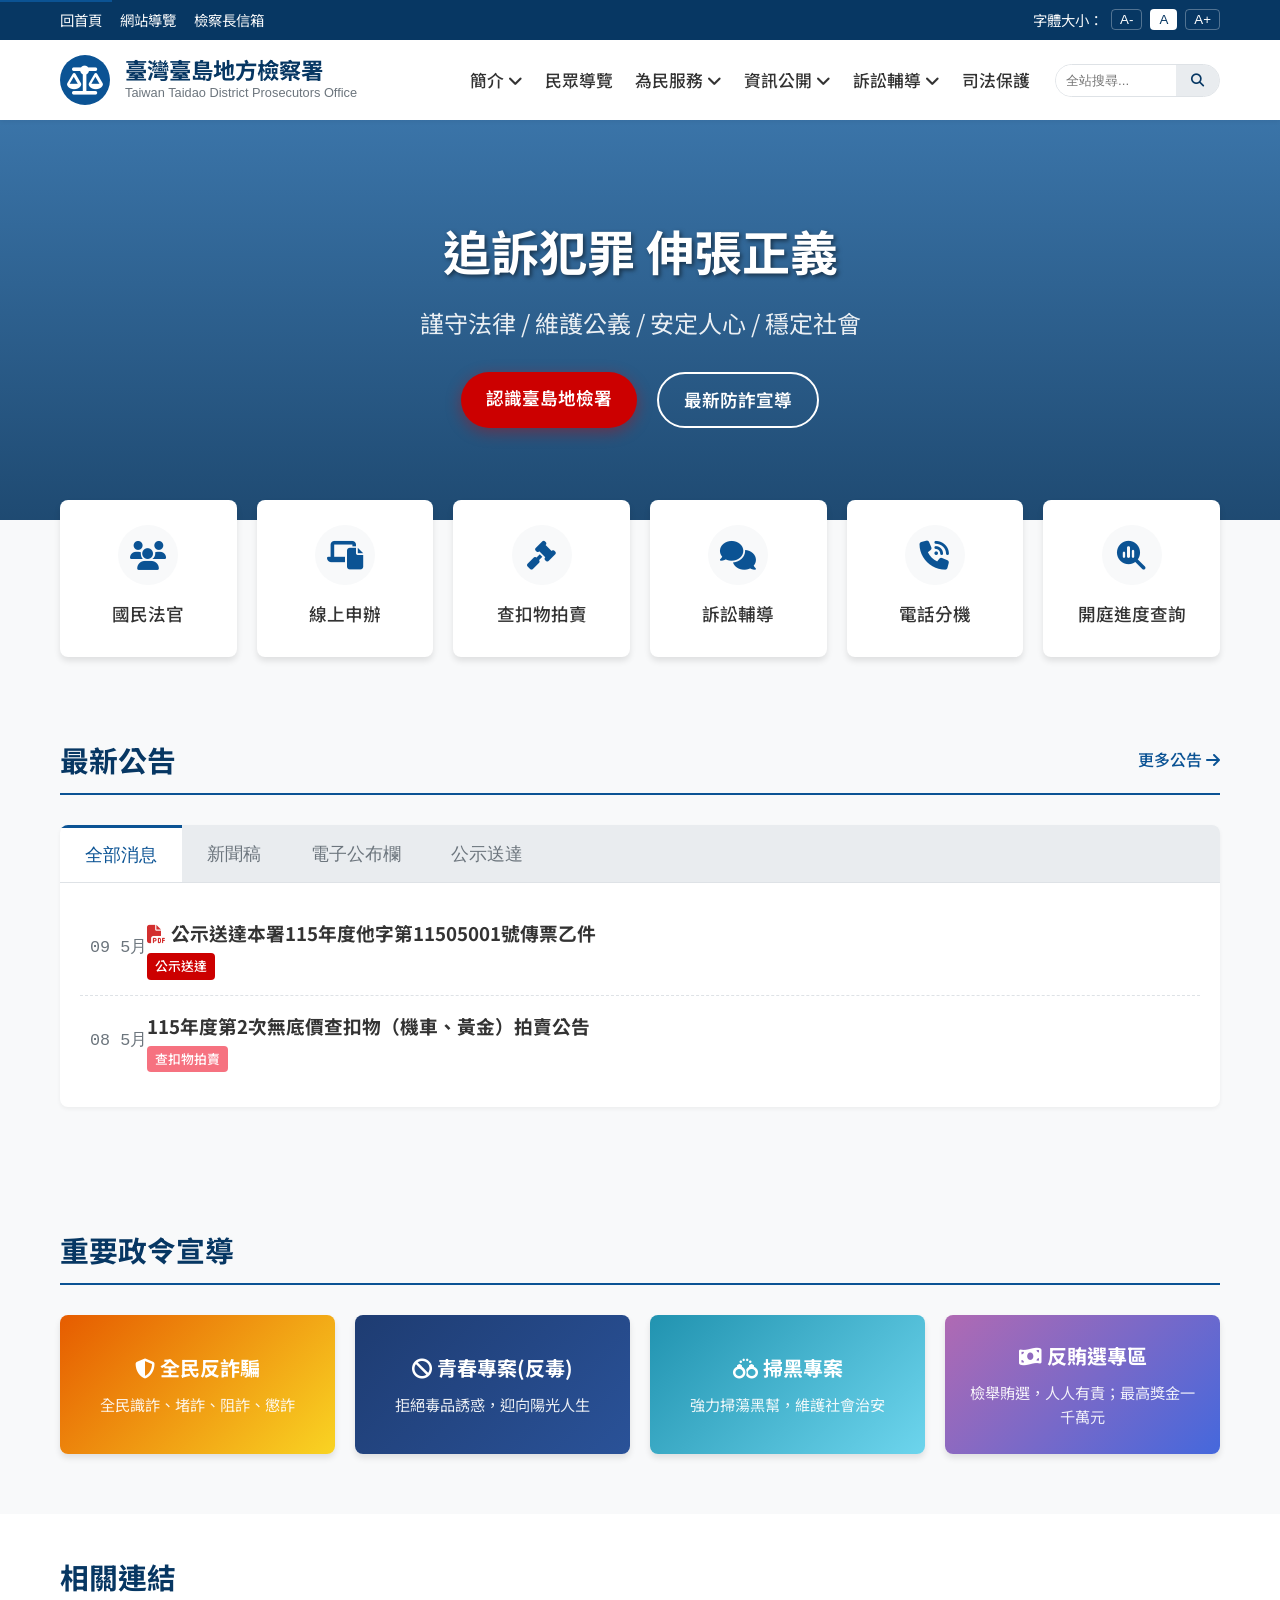
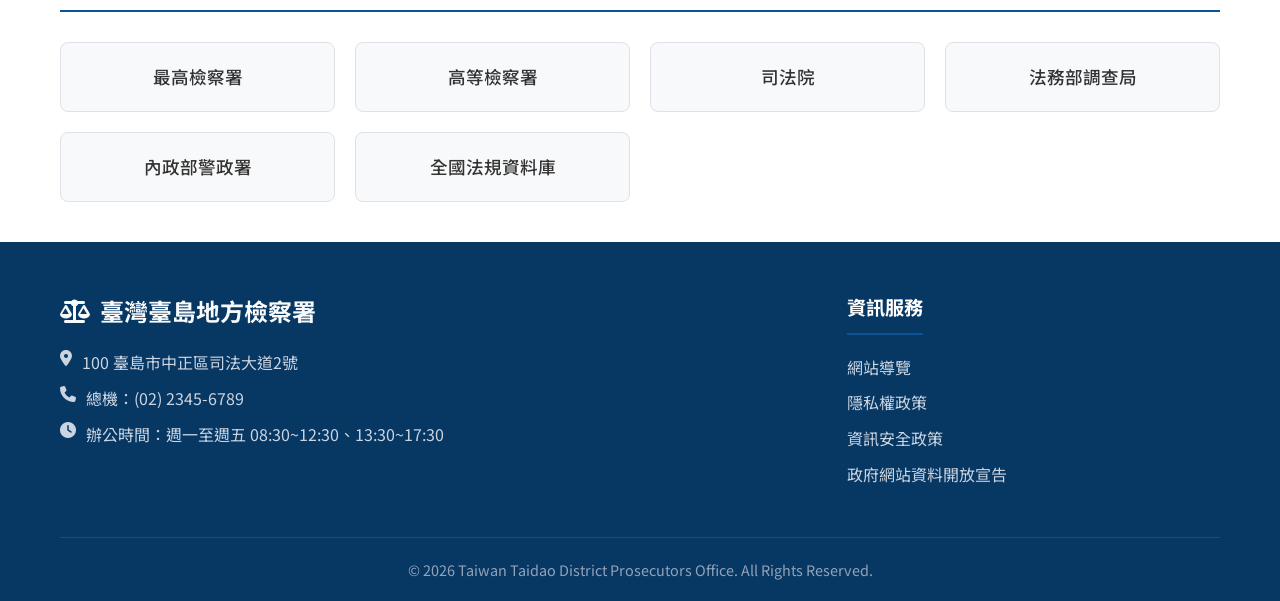
<file: index.html>
<!DOCTYPE html>
<html lang="zh-TW">
<head>
    <meta charset="UTF-8">
    <meta name="viewport" content="width=device-width, initial-scale=1.0">
    <title>臺灣臺島地方檢察署</title>
    <link rel="stylesheet" href="styles.css">
    <link href="https://fonts.googleapis.com/css2?family=Noto+Sans+TC:wght@300;400;500;700&display=swap" rel="stylesheet">
    <link rel="stylesheet" href="https://cdnjs.cloudflare.com/ajax/libs/font-awesome/6.4.0/css/all.min.css">
</head>
<body>
    <a href="#main-content" class="skip-link">跳至主內容區</a>

    <header class="main-header">
        <div class="top-bar">
            <div class="container top-bar-inner">
                <div class="top-links">
                    <a href="index.html">回首頁</a>
                    <a href="content.html?page=sitemap">網站導覽</a>
                    <a href="contact.html">檢察長信箱</a>
                </div>
                <div class="font-size-controls">
                    <span>字體大小：</span>
                    <button class="font-btn" data-size="small">A-</button>
                    <button class="font-btn active" data-size="medium">A</button>
                    <button class="font-btn" data-size="large">A+</button>
                </div>
            </div>
        </div>
        <div class="nav-container container">
            <a href="index.html" class="logo">
                <div class="logo-img-placeholder">
                    <i class="fa-solid fa-scale-balanced"></i>
                </div>
                <div class="logo-text">
                    <h1>臺灣臺島地方檢察署</h1>
                    <p>Taiwan Taidao District Prosecutors Office</p>
                </div>
            </a>
            <nav class="main-nav">
                <ul class="nav-menu">
                    <li class="dropdown">
                        <a href="content.html?page=intro">簡介 <i class="fa-solid fa-angle-down"></i></a>
                        <ul class="dropdown-menu">
                            <li><a href="content.html?page=business">檢察業務簡介</a></li>
                            <li><a href="content.html?page=chief">檢察長介紹</a></li>
                            <li><a href="content.html?page=history">歷史沿革</a></li>
                            <li><a href="organization.html">機關組織與人員名冊</a></li>
                        </ul>
                    </li>
                    <li><a href="guide.html">民眾導覽</a></li>
                    <li class="dropdown">
                        <a href="content.html?page=service">為民服務 <i class="fa-solid fa-angle-down"></i></a>
                        <ul class="dropdown-menu">
                            <li><a href="content.html?page=service_center">為民服務中心</a></li>
                            <li><a href="content.html?page=online">線上申辦服務</a></li>
                            <li><a href="court_status.html">開庭進度查詢</a></li>
                            <li><a href="content.html?page=survey">問卷調查</a></li>
                        </ul>
                    </li>
                    <li class="dropdown">
                        <a href="list.html?type=info">資訊公開 <i class="fa-solid fa-angle-down"></i></a>
                        <ul class="dropdown-menu">
                            <li><a href="list.html?type=news">新聞稿及澄清專區</a></li>
                            <li><a href="list.html?type=board">電子公布欄</a></li>
                            <li><a href="list.html?type=notice">公示送達</a></li>
                            <li><a href="list.html?type=auction">查扣物拍賣專區</a></li>
                        </ul>
                    </li>
                    <li class="dropdown">
                        <a href="content.html?page=counseling">訴訟輔導 <i class="fa-solid fa-angle-down"></i></a>
                        <ul class="dropdown-menu">
                            <li><a href="content.html?page=counseling_detail">訴訟程序介紹及輔導</a></li>
                            <li><a href="list.html?type=downloads">書狀例稿下載</a></li>
                            <li><a href="content.html?page=faq">常見問題</a></li>
                        </ul>
                    </li>
                    <li><a href="protection.html">司法保護</a></li>
                </ul>
                <div class="search-box">
                    <input type="text" placeholder="全站搜尋..." aria-label="全站搜尋">
                    <button aria-label="搜尋"><i class="fa-solid fa-search"></i></button>
                </div>
            </nav>
        </div>
    </header>

    <main id="main-content">
        <!-- Hero Banner -->
        <section class="hero-banner">
            <div class="banner-content container">
                <h2>追訴犯罪 伸張正義</h2>
                <p>謹守法律 / 維護公義 / 安定人心 / 穩定社會</p>
                <div class="banner-actions">
                    <a href="content.html?page=intro" class="btn-primary">認識臺島地檢署</a>
                    <a href="content.html?page=antifraud" class="btn-secondary">最新防詐宣導</a>
                </div>
            </div>
        </section>

        <!-- Quick Services -->
        <section class="quick-services-section">
            <div class="container">
                <div class="quick-services">
                    <a href="content.html?page=citizen_judge" class="service-card">
                        <div class="service-icon"><i class="fa-solid fa-users"></i></div>
                        <h3>國民法官</h3>
                    </a>
                    <a href="content.html?page=online" class="service-card">
                        <div class="service-icon"><i class="fa-solid fa-laptop-file"></i></div>
                        <h3>線上申辦</h3>
                    </a>
                    <a href="list.html?type=auction" class="service-card">
                        <div class="service-icon"><i class="fa-solid fa-gavel"></i></div>
                        <h3>查扣物拍賣</h3>
                    </a>
                    <a href="content.html?page=counseling" class="service-card">
                        <div class="service-icon"><i class="fa-solid fa-comments"></i></div>
                        <h3>訴訟輔導</h3>
                    </a>
                    <a href="directory.html" class="service-card">
                        <div class="service-icon"><i class="fa-solid fa-phone-volume"></i></div>
                        <h3>電話分機</h3>
                    </a>
                    <a href="court_status.html" class="service-card">
                        <div class="service-icon"><i class="fa-solid fa-magnifying-glass-chart"></i></div>
                        <h3>開庭進度查詢</h3>
                    </a>
                </div>
            </div>
        </section>

        <!-- News Section -->
        <section class="news-section">
            <div class="container">
                <div class="section-header">
                    <h2>最新公告</h2>
                    <a href="list.html?type=all" class="view-all">更多公告 <i class="fa-solid fa-arrow-right"></i></a>
                </div>
                
                <div class="news-container">
                    <div class="news-tabs">
                        <button class="tab-btn active" data-target="tab-all">全部消息</button>
                        <button class="tab-btn" data-target="tab-news">新聞稿</button>
                        <button class="tab-btn" data-target="tab-board">電子公布欄</button>
                        <button class="tab-btn" data-target="tab-notice">公示送達</button>
                    </div>
                    
                    <div class="news-content active" id="tab-all">
                        <div class="news-list">

                            <a href="summons_11505001.pdf" target="_blank" class="news-item" style="display: flex; text-decoration: none;">
                                <div class="news-date">
                                    <span class="day">09</span>
                                    <span class="month">5月</span>
                                </div>
                                <div class="news-text">
                                    <h3><i class="fa-solid fa-file-pdf" style="color: #d32f2f; margin-right: 5px;"></i>公示送達本署115年度他字第11505001號傳票乙件</h3>
                                    <span class="tag notice" style="display:inline-block; background-color:var(--secondary-color); color:white; padding:3px 8px; border-radius:4px; font-size:0.8rem; margin-top:5px;">公示送達</span>
                                </div>
                            </a>
                            <a href="list.html?type=auction" class="news-item" style="display: flex; text-decoration: none;">
                                <div class="news-date">
                                    <span class="day">08</span>
                                    <span class="month">5月</span>
                                </div>
                                <div class="news-text">
                                    <h3>115年度第2次無底價查扣物（機車、黃金）拍賣公告</h3>
                                    <span class="tag board" style="display:inline-block; background-color:#f67280; color:white; padding:3px 8px; border-radius:4px; font-size:0.8rem; margin-top:5px;">查扣物拍賣</span>
                                </div>
                            </a>
                        </div>
                    </div>
                </div>
            </div>
        </section>
        
        <!-- Campaign Section -->
        <section class="campaign-section" style="padding: 60px 0; background-color: #f8f9fa;">
            <div class="container">
                <div class="section-header">
                    <h2>重要政令宣導</h2>
                </div>
                <div class="campaign-grid" style="display: grid; grid-template-columns: repeat(auto-fit, minmax(240px, 1fr)); gap: 20px;">
                    <a href="content.html?page=antifraud" class="campaign-card" style="border-radius: 8px; padding: 25px 20px; text-align: center; text-decoration: none; color: white; display: flex; flex-direction: column; justify-content: center; min-height: 120px; box-shadow: 0 4px 6px rgba(0,0,0,0.1); background: linear-gradient(135deg, #e65c00 0%, #F9D423 100%); transition: transform 0.2s;" onmouseover="this.style.transform='scale(1.03)'" onmouseout="this.style.transform='scale(1)'">
                        <h3 style="font-size: 1.25rem; margin-bottom: 8px; font-weight: 700;"><i class="fa-solid fa-shield-halved"></i> 全民反詐騙</h3>
                        <p style="font-size: 0.95rem; opacity: 0.9; margin: 0;">全民識詐、堵詐、阻詐、懲詐</p>
                    </a>
                    <a href="#" class="campaign-card" style="border-radius: 8px; padding: 25px 20px; text-align: center; text-decoration: none; color: white; display: flex; flex-direction: column; justify-content: center; min-height: 120px; box-shadow: 0 4px 6px rgba(0,0,0,0.1); background: linear-gradient(135deg, #1e3c72 0%, #2a5298 100%); transition: transform 0.2s;" onmouseover="this.style.transform='scale(1.03)'" onmouseout="this.style.transform='scale(1)'">
                        <h3 style="font-size: 1.25rem; margin-bottom: 8px; font-weight: 700;"><i class="fa-solid fa-ban"></i> 青春專案(反毒)</h3>
                        <p style="font-size: 0.95rem; opacity: 0.9; margin: 0;">拒絕毒品誘惑，迎向陽光人生</p>
                    </a>
                    <a href="#" class="campaign-card" style="border-radius: 8px; padding: 25px 20px; text-align: center; text-decoration: none; color: white; display: flex; flex-direction: column; justify-content: center; min-height: 120px; box-shadow: 0 4px 6px rgba(0,0,0,0.1); background: linear-gradient(135deg, #2193b0 0%, #6dd5ed 100%); transition: transform 0.2s;" onmouseover="this.style.transform='scale(1.03)'" onmouseout="this.style.transform='scale(1)'">
                        <h3 style="font-size: 1.25rem; margin-bottom: 8px; font-weight: 700;"><i class="fa-solid fa-handcuffs"></i> 掃黑專案</h3>
                        <p style="font-size: 0.95rem; opacity: 0.9; margin: 0;">強力掃蕩黑幫，維護社會治安</p>
                    </a>
                    <a href="list.html?type=info" class="campaign-card" style="border-radius: 8px; padding: 25px 20px; text-align: center; text-decoration: none; color: white; display: flex; flex-direction: column; justify-content: center; min-height: 120px; box-shadow: 0 4px 6px rgba(0,0,0,0.1); background: linear-gradient(135deg, #b06ab3 0%, #4568dc 100%); transition: transform 0.2s;" onmouseover="this.style.transform='scale(1.03)'" onmouseout="this.style.transform='scale(1)'">
                        <h3 style="font-size: 1.25rem; margin-bottom: 8px; font-weight: 700;"><i class="fa-solid fa-money-bill-wave"></i> 反賄選專區</h3>
                        <p style="font-size: 0.95rem; opacity: 0.9; margin: 0;">檢舉賄選，人人有責；最高獎金一千萬元</p>
                    </a>
                </div>
            </div>
        </section>

        <!-- Useful Links -->
        <section class="links-section">
            <div class="container">
                <div class="section-header">
                    <h2>相關連結</h2>
                </div>
                <div class="links-grid">
                    <a href="#" class="link-card">最高檢察署</a>
                    <a href="#" class="link-card">高等檢察署</a>
                    <a href="https://www.judicial.gov.tw/" target="_blank" class="link-card">司法院</a>
                    <a href="https://www.mjib.gov.tw/" target="_blank" class="link-card">法務部調查局</a>
                    <a href="https://police.taidao-police.com/" target="_blank" class="link-card">內政部警政署</a>
                    <a href="https://law.moj.gov.tw/" target="_blank" class="link-card">全國法規資料庫</a>
                </div>
            </div>
        </section>
    </main>

    <footer class="site-footer">
        <div class="container">
            <div class="footer-grid">
                <div class="footer-info">
                    <div class="footer-logo">
                        <i class="fa-solid fa-scale-balanced"></i>
                        <span>臺灣臺島地方檢察署</span>
                    </div>
                    <ul class="contact-list">
                        <li><i class="fa-solid fa-location-dot"></i> 100 臺島市中正區司法大道2號</li>
                        <li><i class="fa-solid fa-phone"></i> 總機：(02) 2345-6789</li>
                        <li><i class="fa-solid fa-clock"></i> 辦公時間：週一至週五 08:30~12:30、13:30~17:30</li>
                    </ul>
                </div>
                <div class="footer-links">
                    <h3>資訊服務</h3>
                    <ul>
                        <li><a href="content.html?page=sitemap">網站導覽</a></li>
                        <li><a href="content.html?page=privacy">隱私權政策</a></li>
                        <li><a href="content.html?page=security">資訊安全政策</a></li>
                        <li><a href="content.html?page=open_data">政府網站資料開放宣告</a></li>
                    </ul>
                </div>
            </div>
            <div class="footer-bottom">
                <p>&copy; 2026 Taiwan Taidao District Prosecutors Office. All Rights Reserved.</p>
            </div>
        </div>
    </footer>

    <script src="script.js"></script>
</body>
</html>
</file>
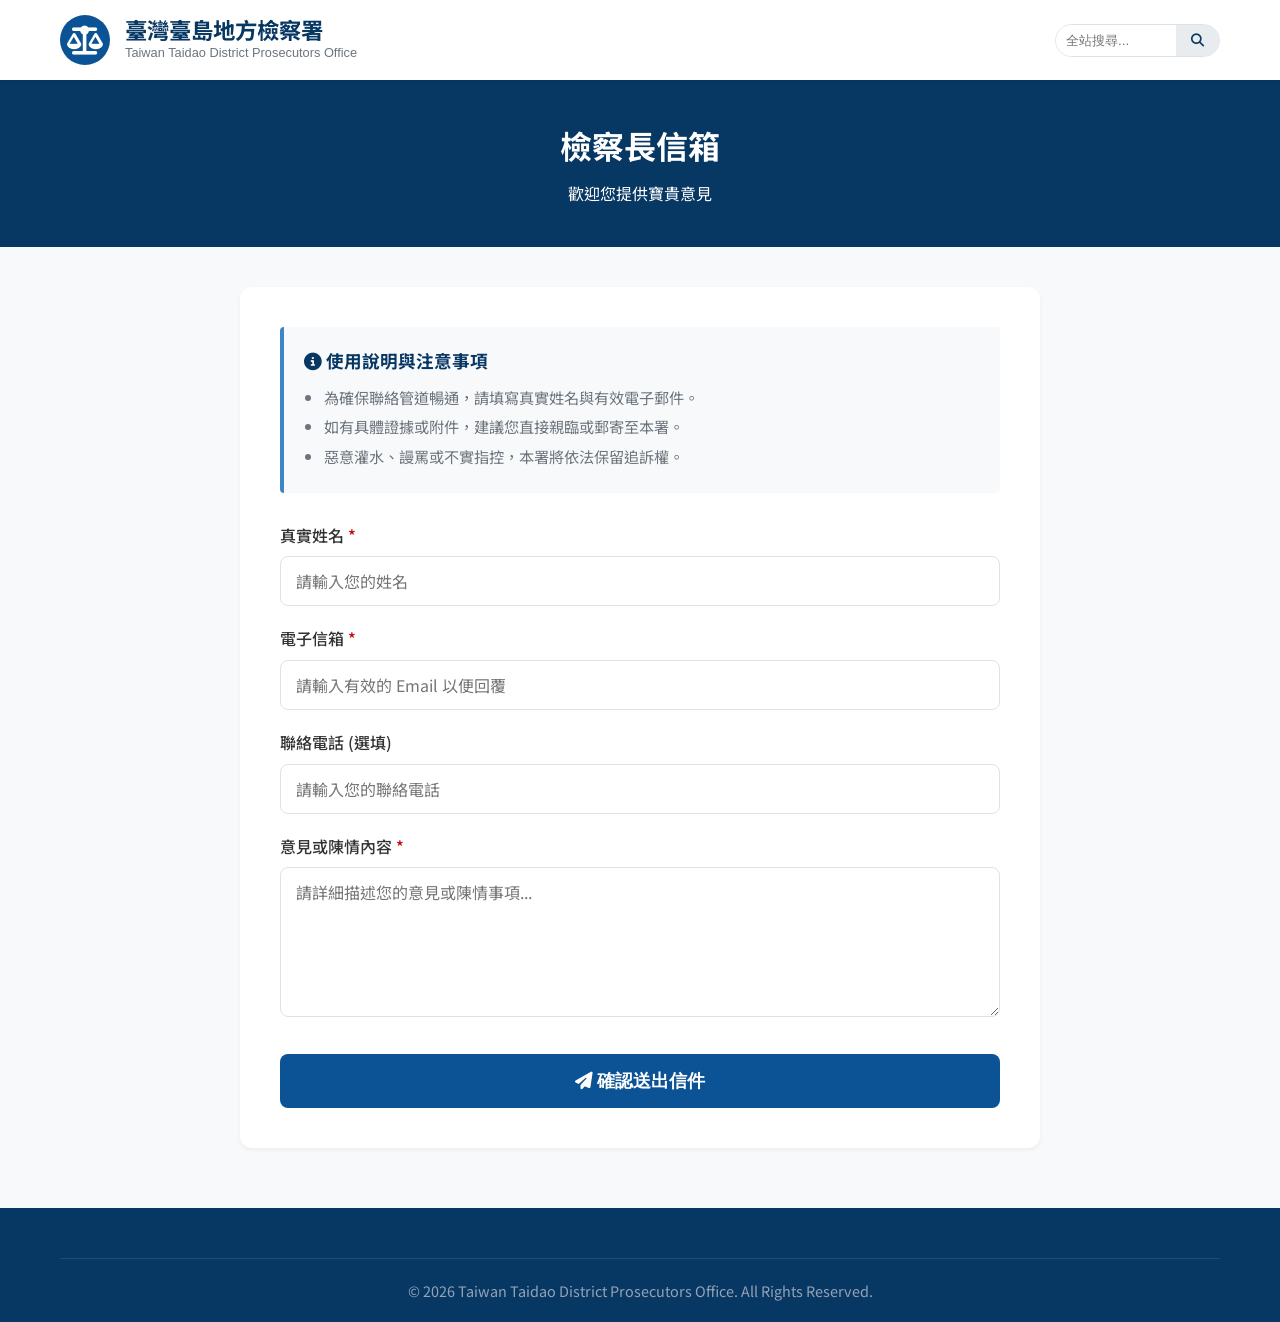
<file: contact.html>
<!DOCTYPE html>
<html lang="zh-TW">
<head>
    <meta charset="UTF-8">
    <meta name="viewport" content="width=device-width, initial-scale=1.0">
    <title>檢察長信箱 - 臺灣臺島地方檢察署</title>
    <link rel="stylesheet" href="styles.css">
    <link href="https://fonts.googleapis.com/css2?family=Noto+Sans+TC:wght@300;400;500;700&display=swap" rel="stylesheet">
    <link rel="stylesheet" href="https://cdnjs.cloudflare.com/ajax/libs/font-awesome/6.4.0/css/all.min.css">
    <style>
        .page-header { background-color: var(--primary-dark); color: white; padding: 40px 0; margin-bottom: 40px; text-align: center; }
        .page-header h1 { font-size: 2rem; margin-bottom: 10px; }
        .contact-container { max-width: 800px; margin: 0 auto 60px; background: var(--bg-white); border-radius: var(--radius-lg); box-shadow: var(--shadow-sm); padding: 40px; }
        
        .form-group { margin-bottom: 20px; }
        .form-group label { display: block; font-weight: 500; margin-bottom: 8px; color: var(--text-main); }
        .required::after { content: '*'; color: var(--secondary-color); margin-left: 4px; }
        
        .form-control { width: 100%; padding: 12px 15px; border: 1px solid var(--border-color); border-radius: var(--radius-md); font-size: 1rem; font-family: inherit; transition: border-color var(--transition); }
        .form-control:focus { outline: none; border-color: var(--primary-color); box-shadow: 0 0 0 3px rgba(11, 83, 148, 0.1); }
        textarea.form-control { resize: vertical; min-height: 150px; }
        
        .submit-btn { background-color: var(--primary-color); color: white; border: none; padding: 15px 30px; font-size: 1.1rem; font-weight: 600; border-radius: var(--radius-md); cursor: pointer; width: 100%; transition: var(--transition); margin-top: 10px; }
        .submit-btn:hover { background-color: var(--primary-dark); box-shadow: var(--shadow-md); }
        
        .contact-rules { background-color: #f8f9fa; border-left: 4px solid var(--primary-light); padding: 20px; margin-bottom: 30px; border-radius: 4px; }
        .contact-rules h3 { color: var(--primary-dark); margin-top: 0; margin-bottom: 10px; font-size: 1.1rem; }
        .contact-rules ul { padding-left: 20px; margin: 0; }
        .contact-rules li { margin-bottom: 5px; color: var(--text-muted); font-size: 0.95rem; }
    </style>
</head>
<body>
    <header class="main-header">
        <div class="nav-container container">
            <a href="index.html" class="logo">
                <div class="logo-img-placeholder"><i class="fa-solid fa-scale-balanced"></i></div>
                <div class="logo-text">
                    <h1>臺灣臺島地方檢察署</h1>
                    <p>Taiwan Taidao District Prosecutors Office</p>
                </div>
            </a>
            <div class="search-box">
                <input type="text" placeholder="全站搜尋..." aria-label="全站搜尋">
                <button aria-label="搜尋"><i class="fa-solid fa-search"></i></button>
            </div>
        </div>
    </header>

    <main id="main-content">
        <div class="page-header">
            <div class="container">
                <h1>檢察長信箱</h1>
                <p>歡迎您提供寶貴意見</p>
            </div>
        </div>

        <div class="container">
            <div class="contact-container">
                
                <div class="contact-rules">
                    <h3><i class="fa-solid fa-circle-info"></i> 使用說明與注意事項</h3>
                    <ul>
                        <li>為確保聯絡管道暢通，請填寫真實姓名與有效電子郵件。</li>
                        <li>如有具體證據或附件，建議您直接親臨或郵寄至本署。</li>
                        <li>惡意灌水、謾罵或不實指控，本署將依法保留追訴權。</li>
                    </ul>
                </div>

                <!-- Web3Forms Integration -->
                <form id="contactForm">
                    
                    <!-- Web3Forms Access Key -->
                    <input type="hidden" name="access_key" value="98c38860-de19-4e3e-bd27-2097dac8848e">
                    
                    <input type="hidden" name="subject" value="【臺島地檢署】檢察長信箱新留言">

                    <div class="form-group">
                        <label for="name" class="required">真實姓名</label>
                        <input type="text" id="name" name="name" class="form-control" placeholder="請輸入您的姓名" required>
                    </div>

                    <div class="form-group">
                        <label for="email" class="required">電子信箱</label>
                        <input type="email" id="email" name="email" class="form-control" placeholder="請輸入有效的 Email 以便回覆" required>
                    </div>
                    
                    <div class="form-group">
                        <label for="phone">聯絡電話 (選填)</label>
                        <input type="tel" id="phone" name="phone" class="form-control" placeholder="請輸入您的聯絡電話">
                    </div>

                    <div class="form-group">
                        <label for="message" class="required">意見或陳情內容</label>
                        <textarea id="message" name="message" class="form-control" placeholder="請詳細描述您的意見或陳情事項..." required></textarea>
                    </div>

                    <!-- Honeypot Spam Protection -->
                    <input type="checkbox" name="botcheck" class="hidden" style="display: none;">

                    <button type="submit" class="submit-btn" id="submitBtn"><i class="fa-solid fa-paper-plane"></i> 確認送出信件</button>
                    <div id="result" style="margin-top: 20px; font-weight: 500; text-align: center; display: none;"></div>
                </form>

            </div>
        </div>
    </main>

    <script>
        const form = document.getElementById('contactForm');
        const result = document.getElementById('result');
        const submitBtn = document.getElementById('submitBtn');

        form.addEventListener('submit', function(e) {
            e.preventDefault();
            
            submitBtn.innerHTML = '<i class="fa-solid fa-spinner fa-spin"></i> 處理中...';
            submitBtn.disabled = true;
            result.style.display = 'none';

            const formData = new FormData(form);
            const object = Object.fromEntries(formData);
            const json = JSON.stringify(object);

            fetch('https://api.web3forms.com/submit', {
                method: 'POST',
                headers: {
                    'Content-Type': 'application/json',
                    'Accept': 'application/json'
                },
                body: json
            })
            .then(async (response) => {
                let json = await response.json();
                if (response.status == 200) {
                    result.innerHTML = '<i class="fa-solid fa-circle-check"></i> 您的信件已成功送出！我們會盡快處理。';
                    result.style.color = '#0f5132';
                    result.style.backgroundColor = '#d1e7dd';
                    result.style.padding = '15px';
                    result.style.borderRadius = '5px';
                    result.style.display = 'block';
                    form.reset();
                } else {
                    console.log(response);
                    result.innerHTML = '<i class="fa-solid fa-circle-xmark"></i> 送出失敗：' + json.message;
                    result.style.color = '#842029';
                    result.style.backgroundColor = '#f8d7da';
                    result.style.padding = '15px';
                    result.style.borderRadius = '5px';
                    result.style.display = 'block';
                }
            })
            .catch(error => {
                console.log(error);
                result.innerHTML = '<i class="fa-solid fa-triangle-exclamation"></i> 發生錯誤，請稍後再試！';
                result.style.color = '#842029';
                result.style.backgroundColor = '#f8d7da';
                result.style.padding = '15px';
                result.style.borderRadius = '5px';
                result.style.display = 'block';
            })
            .then(function() {
                submitBtn.innerHTML = '<i class="fa-solid fa-paper-plane"></i> 確認送出信件';
                submitBtn.disabled = false;
            });
        });
    </script>

    <footer class="site-footer">
        <div class="container">
            <div class="footer-bottom">
                <p>&copy; 2026 Taiwan Taidao District Prosecutors Office. All Rights Reserved.</p>
            </div>
        </div>
    </footer>

    <script src="script.js"></script>
</body>
</html>
</file>
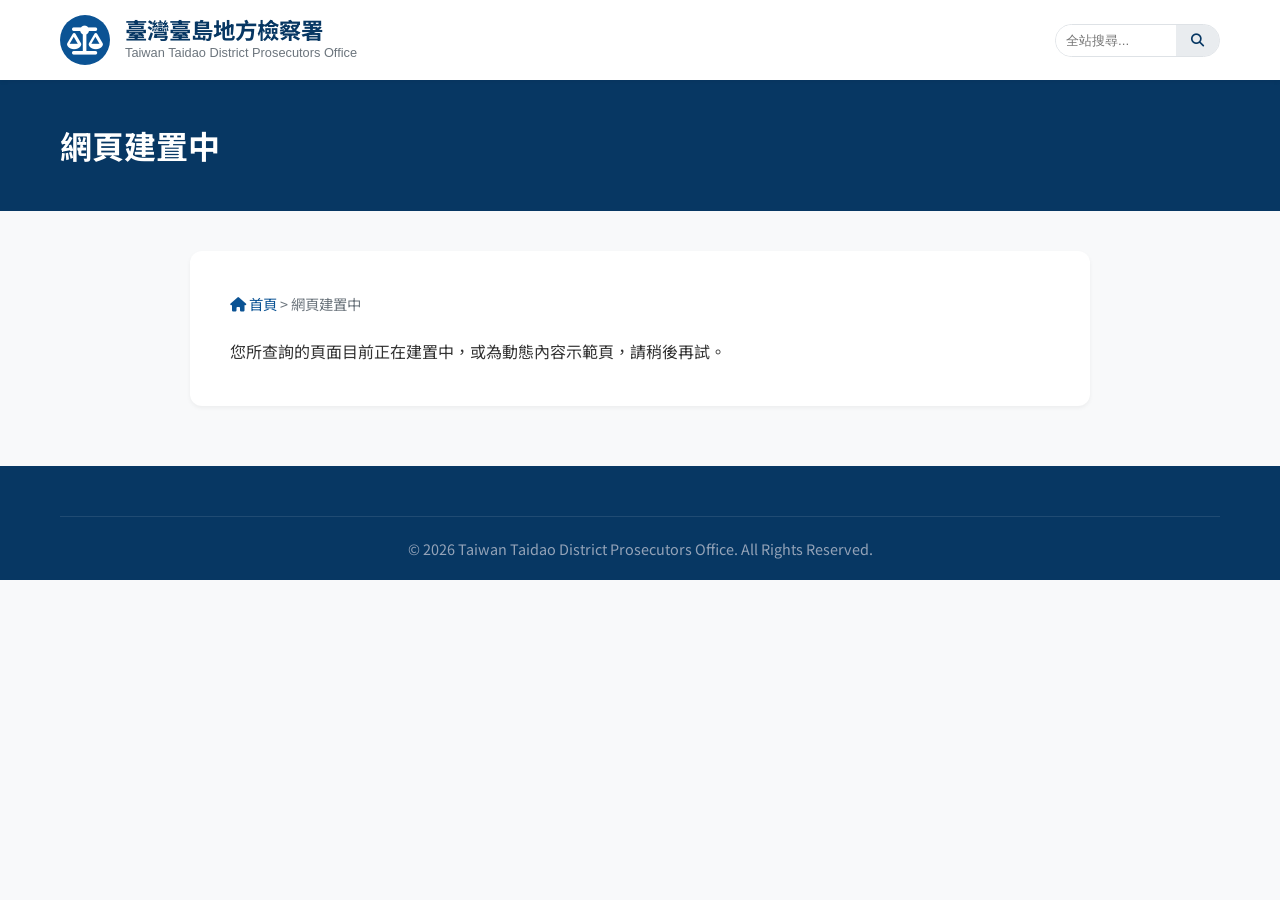
<file: content.html>
<!DOCTYPE html>
<html lang="zh-TW">
<head>
    <meta charset="UTF-8">
    <meta name="viewport" content="width=device-width, initial-scale=1.0">
    <title>頁面內容 - 臺灣臺島地方檢察署</title>
    <link rel="stylesheet" href="styles.css">
    <link href="https://fonts.googleapis.com/css2?family=Noto+Sans+TC:wght@300;400;500;700&display=swap" rel="stylesheet">
    <link rel="stylesheet" href="https://cdnjs.cloudflare.com/ajax/libs/font-awesome/6.4.0/css/all.min.css">
    <style>
        .page-header { background-color: var(--primary-dark); color: white; padding: 40px 0; margin-bottom: 40px; }
        .page-header h1 { font-size: 2rem; }
        .content-container { max-width: 900px; margin: 0 auto 60px; background: var(--bg-white); border-radius: var(--radius-lg); box-shadow: var(--shadow-sm); padding: 40px; line-height: 1.8; }
        .content-container h2 { color: var(--primary-color); border-bottom: 2px solid var(--border-color); padding-bottom: 10px; margin: 30px 0 20px; }
        .breadcrumb { margin-bottom: 20px; color: var(--text-muted); font-size: 0.9rem; }
        .breadcrumb a { color: var(--primary-color); text-decoration: none; }
    </style>
</head>
<body>
    <header class="main-header">
        <div class="nav-container container">
            <a href="index.html" class="logo">
                <div class="logo-img-placeholder"><i class="fa-solid fa-scale-balanced"></i></div>
                <div class="logo-text">
                    <h1>臺灣臺島地方檢察署</h1>
                    <p>Taiwan Taidao District Prosecutors Office</p>
                </div>
            </a>
            <div class="search-box">
                <input type="text" placeholder="全站搜尋..." aria-label="全站搜尋">
                <button aria-label="搜尋"><i class="fa-solid fa-search"></i></button>
            </div>
        </div>
    </header>

    <main id="main-content">
        <div class="page-header">
            <div class="container">
                <h1 id="pageTitle">載入中...</h1>
            </div>
        </div>

        <div class="container">
            <div class="content-container">
                <div class="breadcrumb">
                    <a href="index.html"><i class="fa-solid fa-home"></i> 首頁</a> &gt; <span id="bcText">內容</span>
                </div>
                <div id="pageContent">
                    <p>資料載入中，請稍候...</p>
                </div>
            </div>
        </div>
    </main>

    <footer class="site-footer">
        <div class="container">
            <div class="footer-bottom">
                <p>&copy; 2026 Taiwan Taidao District Prosecutors Office. All Rights Reserved.</p>
            </div>
        </div>
    </footer>

    <script src="script.js"></script>
    <script>
        document.addEventListener('DOMContentLoaded', () => {
            const params = new URLSearchParams(window.location.search);
            const pageId = params.get('page');
            
            const titleEl = document.getElementById('pageTitle');
            const contentEl = document.getElementById('pageContent');
            const bcEl = document.getElementById('bcText');
            
            const pages = {
                'intro': { title: '機關簡介', content: '<h2>臺島地檢署簡介</h2><p>本署負責大臺島地區之刑事案件偵查、公訴及執行業務，秉持客觀、公正、獨立的原則，致力於維護社會治安與保障人權。</p>' },
                'business': { title: '檢察業務簡介', content: '<h2>業務說明</h2><p>檢察官代表國家行使追訴權，主要業務包含：實施偵查、提起公訴、實行公訴、協助自訴、擔當自訴及指揮刑事裁判之執行等。</p>' },
                'chief': { title: '檢察長介紹', content: '<h2>檢察長致辭</h2><p>歡迎來到臺島地方檢察署。我們將以「專業、效能、便民、透明」為核心價值，持續優化各項司法服務。</p>' },
                'service_center': { title: '為民服務中心', content: '<h2>服務項目</h2><p>本署一樓設有為民服務中心，提供單一窗口服務，包括：收狀、收費、發還保證金、訴訟輔導等便民措施。</p>' },
                'online': { title: '線上申辦', content: '<h2>線上申辦系統</h2><p>提供線上聲請補發傳票、聲請發還保證金、線上預約視訊諮詢等服務。（系統建置示範頁）</p>' },
                'citizen_judge': { title: '國民法官專區', content: '<h2>國民法官法</h2><p>讓來自各行各業的國民與法官一起坐在法檯上，共同審判重大刑事案件，使司法更透明，更貼近社會多元價值。</p>' },
                'counseling': { title: '訴訟輔導', content: '<h2>訴訟輔導服務</h2><p>針對民眾面臨的司法程序疑難，提供免費的非實體法律諮詢與程序引導，幫助您了解自身權益。</p>' },
                'protection': { title: '司法保護', content: '<h2>司法保護專區</h2><p>包含犯罪被害人保護、更生保護、緩起訴處分金運用及社會勞動制度等相關資訊與資源。</p>' }
            };

            const data = pages[pageId] || { title: '網頁建置中', content: '<p>您所查詢的頁面目前正在建置中，或為動態內容示範頁，請稍後再試。</p>' };
            
            titleEl.textContent = data.title;
            bcEl.textContent = data.title;
            contentEl.innerHTML = data.content;
            document.title = data.title + ' - 臺灣臺島地方檢察署';
        });
    </script>
</body>
</html>
</file>
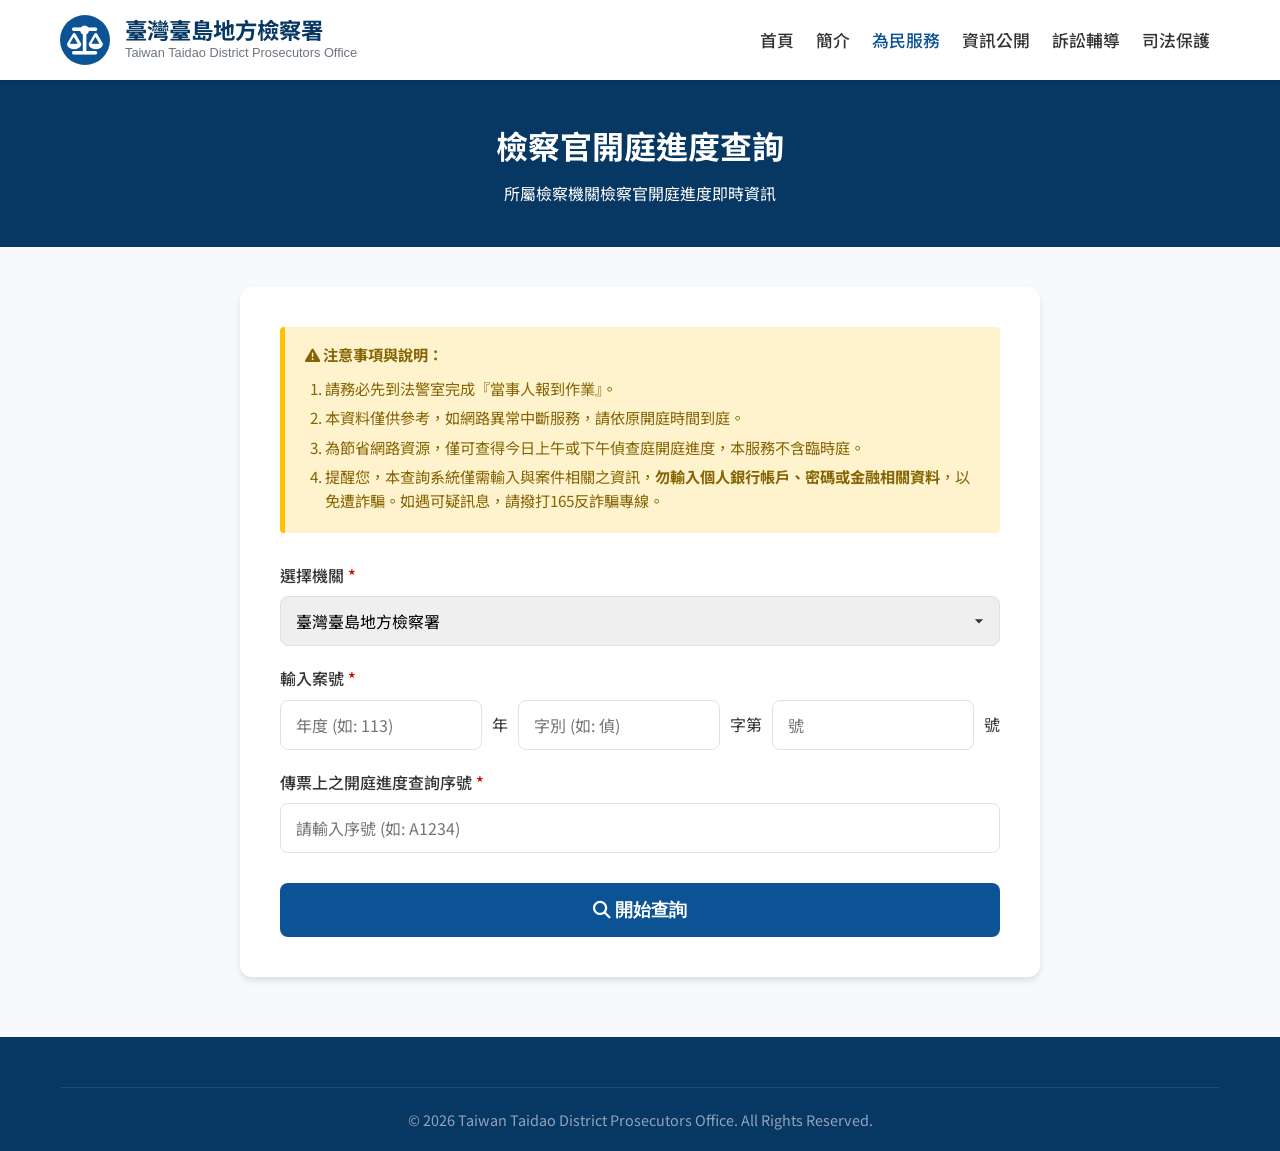
<file: court_status.html>
<!DOCTYPE html>
<html lang="zh-TW">
<head>
    <meta charset="UTF-8">
    <meta name="viewport" content="width=device-width, initial-scale=1.0">
    <title>開庭進度查詢 - 臺灣臺島地方檢察署</title>
    <link rel="stylesheet" href="styles.css">
    <link href="https://fonts.googleapis.com/css2?family=Noto+Sans+TC:wght@300;400;500;700&display=swap" rel="stylesheet">
    <link rel="stylesheet" href="https://cdnjs.cloudflare.com/ajax/libs/font-awesome/6.4.0/css/all.min.css">
    <style>
        .page-header {
            background-color: var(--primary-dark);
            color: white;
            padding: 40px 0;
            text-align: center;
            margin-bottom: 40px;
        }
        .page-header h1 {
            font-size: 2rem;
            margin-bottom: 10px;
        }
        .query-container {
            max-width: 800px;
            margin: 0 auto 60px;
            background: var(--bg-white);
            border-radius: var(--radius-lg);
            box-shadow: var(--shadow-md);
            padding: 40px;
        }
        .instructions {
            background-color: #fff3cd;
            border-left: 5px solid #ffc107;
            padding: 15px 20px;
            border-radius: var(--radius-sm);
            margin-bottom: 30px;
            font-size: 0.95rem;
            color: #856404;
        }
        .instructions ol {
            margin-top: 10px;
            padding-left: 20px;
        }
        .instructions li {
            margin-bottom: 5px;
        }
        .form-group {
            margin-bottom: 20px;
        }
        .form-group label {
            display: block;
            font-weight: 500;
            margin-bottom: 8px;
            color: var(--text-main);
        }
        .required::after {
            content: '*';
            color: var(--secondary-color);
            margin-left: 4px;
        }
        .form-control {
            width: 100%;
            padding: 12px 15px;
            border: 1px solid var(--border-color);
            border-radius: var(--radius-md);
            font-size: 1rem;
            font-family: inherit;
            transition: border-color var(--transition);
        }
        .form-control:focus {
            outline: none;
            border-color: var(--primary-color);
            box-shadow: 0 0 0 3px rgba(11, 83, 148, 0.1);
        }
        select.form-control {
            appearance: none;
            background-image: url("data:image/svg+xml,%3Csvg xmlns='http://www.w3.org/2000/svg' viewBox='0 0 24 24' fill='%23333'%3E%3Cpath d='M7 10l5 5 5-5z'/%3E%3C/svg%3E");
            background-repeat: no-repeat;
            background-position: right 10px center;
            background-size: 20px;
        }
        .case-number-group {
            display: flex;
            align-items: center;
            gap: 10px;
        }
        .case-number-group input {
            flex: 1;
        }
        .case-number-group select {
            flex: 1;
        }
        .submit-btn {
            background-color: var(--primary-color);
            color: white;
            border: none;
            padding: 15px 30px;
            font-size: 1.1rem;
            font-weight: 600;
            border-radius: var(--radius-md);
            cursor: pointer;
            width: 100%;
            transition: var(--transition);
            margin-top: 10px;
        }
        .submit-btn:hover {
            background-color: var(--primary-dark);
            box-shadow: var(--shadow-md);
        }
        /* Result styling */
        #resultArea {
            display: none;
            margin-top: 30px;
            padding-top: 30px;
            border-top: 1px solid var(--border-color);
        }
        .result-card {
            background-color: var(--bg-light);
            border: 1px solid var(--border-color);
            border-radius: var(--radius-md);
            padding: 20px;
        }
        .status-badge {
            display: inline-block;
            padding: 5px 12px;
            border-radius: 20px;
            font-weight: 600;
            font-size: 0.9rem;
            margin-bottom: 15px;
        }
        .status-active {
            background-color: #d1e7dd;
            color: #0f5132;
        }
        .status-waiting {
            background-color: #fff3cd;
            color: #856404;
        }
    </style>
</head>
<body>
    <header class="main-header">
        <div class="nav-container container">
            <a href="index.html" class="logo">
                <div class="logo-img-placeholder">
                    <i class="fa-solid fa-scale-balanced"></i>
                </div>
                <div class="logo-text">
                    <h1>臺灣臺島地方檢察署</h1>
                    <p>Taiwan Taidao District Prosecutors Office</p>
                </div>
            </a>
            <nav class="main-nav">
                <ul class="nav-menu">
                    <li><a href="index.html">首頁</a></li>
                    <li><a href="#">簡介</a></li>
                    <li><a href="#" style="color: var(--primary-color);">為民服務</a></li>
                    <li><a href="#">資訊公開</a></li>
                    <li><a href="#">訴訟輔導</a></li>
                    <li><a href="#">司法保護</a></li>
                </ul>
            </nav>
        </div>
    </header>

    <main id="main-content">
        <div class="page-header">
            <div class="container">
                <h1>檢察官開庭進度查詢</h1>
                <p>所屬檢察機關檢察官開庭進度即時資訊</p>
            </div>
        </div>

        <div class="container">
            <div class="query-container">
                <div class="instructions">
                    <strong><i class="fa-solid fa-triangle-exclamation"></i> 注意事項與說明：</strong>
                    <ol>
                        <li>請務必先到法警室完成『當事人報到作業』。</li>
                        <li>本資料僅供參考，如網路異常中斷服務，請依原開庭時間到庭。</li>
                        <li>為節省網路資源，僅可查得今日上午或下午偵查庭開庭進度，本服務不含臨時庭。</li>
                        <li>提醒您，本查詢系統僅需輸入與案件相關之資訊，<strong>勿輸入個人銀行帳戶、密碼或金融相關資料</strong>，以免遭詐騙。如遇可疑訊息，請撥打165反詐騙專線。</li>
                    </ol>
                </div>

                <form id="queryForm">
                    <div class="form-group">
                        <label for="agency" class="required">選擇機關</label>
                        <select id="agency" class="form-control" required>
                            <option value="TDC">臺灣臺島地方檢察署</option>
                        </select>
                    </div>
                    
                    <div class="form-group">
                        <label class="required">輸入案號</label>
                        <div class="case-number-group">
                            <input type="number" id="year" class="form-control" placeholder="年度 (如: 113)" required>
                            <span>年</span>
                            <input type="text" id="word" class="form-control" placeholder="字別 (如: 偵)" required>
                            <span>字第</span>
                            <input type="number" id="number" class="form-control" placeholder="號" required>
                            <span>號</span>
                        </div>
                    </div>

                    <div class="form-group">
                        <label for="sequence" class="required">傳票上之開庭進度查詢序號</label>
                        <input type="text" id="sequence" class="form-control" placeholder="請輸入序號 (如: A1234)" required>
                    </div>

                    <button type="submit" class="submit-btn"><i class="fa-solid fa-magnifying-glass"></i> 開始查詢</button>
                </form>

                <div id="resultArea">
                    <h3 style="margin-bottom: 20px; color: var(--primary-dark);">查詢結果</h3>
                    <div class="result-card">
                        <div class="status-badge status-active" id="resultStatus"><i class="fa-solid fa-circle-check"></i> 正在開庭中</div>
                        <p><strong>案號：</strong> <span id="resCase">113年偵字第1234號</span></p>
                        <p><strong>開庭別：</strong> 偵查庭</p>
                        <p><strong>偵查庭位置：</strong> 第三偵查庭</p>
                        <p><strong>預定開庭時間：</strong> 14:30</p>
                        <p><strong>實際開庭時間：</strong> 14:35</p>
                        <p style="margin-top: 15px; color: var(--text-muted); font-size: 0.9rem;"><i class="fa-solid fa-info-circle"></i> 資料更新時間：<span id="updateTime"></span></p>
                    </div>
                </div>
            </div>
        </div>
    </main>

    <footer class="site-footer">
        <div class="container">
            <div class="footer-bottom">
                <p>&copy; 2026 Taiwan Taidao District Prosecutors Office. All Rights Reserved.</p>
            </div>
        </div>
    </footer>

    <script>
        document.getElementById('queryForm').addEventListener('submit', function(e) {
            e.preventDefault();
            
            const year = document.getElementById('year').value;
            const word = document.getElementById('word').value;
            const number = document.getElementById('number').value;
            const sequence = document.getElementById('sequence').value;
            
            const resultArea = document.getElementById('resultArea');
            resultArea.style.display = 'block';
            
            const now = new Date();
            const timeString = now.toLocaleTimeString('zh-TW', { hour12: false });
            
            if (year === '115' && word === '他' && number === '11505001') {
                resultArea.innerHTML = `
                    <h3 style="margin-bottom: 20px; color: var(--primary-dark);">查詢結果</h3>
                    <div class="result-card">
                        <div class="status-badge" style="background-color: #e2e3e5; color: #383d41;" id="resultStatus"><i class="fa-solid fa-gavel"></i> 偵查庭結束，等待檢察官作出裁定</div>
                        <p><strong>案號：</strong> 115年度他字第11505001號 (廉股)</p>
                        <p><strong>被傳人身分：</strong> 被告 (顧雍冰)</p>
                        <p><strong>開庭別：</strong> 偵查庭</p>
                        <p><strong>偵查庭位置：</strong> 第一偵查庭/詢問室</p>
                        <p><strong>預定開庭時間：</strong> 20:00</p>
                        <p><strong>實際開庭時間：</strong> 20:05</p>
                        <p style="margin-top: 15px; color: var(--text-muted); font-size: 0.9rem;"><i class="fa-solid fa-info-circle"></i> 資料更新時間：<span>${timeString}</span></p>
                    </div>
                `;
            } else {
                resultArea.innerHTML = `
                    <h3 style="margin-bottom: 20px; color: var(--primary-dark);">查詢結果</h3>
                    <div class="result-card">
                        <div class="status-badge" id="resultStatus"></div>
                        <p><strong>案號：</strong> <span>${year}年${word}字第${number}號</span></p>
                        <p><strong>開庭別：</strong> 偵查庭</p>
                        <p><strong>偵查庭位置：</strong> 第三偵查庭</p>
                        <p><strong>預定開庭時間：</strong> 14:30</p>
                        <p><strong>實際開庭時間：</strong> 14:35</p>
                        <p style="margin-top: 15px; color: var(--text-muted); font-size: 0.9rem;"><i class="fa-solid fa-info-circle"></i> 資料更新時間：<span>${timeString}</span></p>
                    </div>
                `;
                const badge = document.getElementById('resultStatus');
                if (Math.random() > 0.5) {
                    badge.className = 'status-badge status-active';
                    badge.innerHTML = '<i class="fa-solid fa-circle-check"></i> 正在開庭中';
                } else {
                    badge.className = 'status-badge status-waiting';
                    badge.innerHTML = '<i class="fa-solid fa-clock"></i> 尚未開庭（請稍候）';
                }
            }
            
            resultArea.scrollIntoView({ behavior: 'smooth' });
        });
    </script>
</body>
</html>
</file>
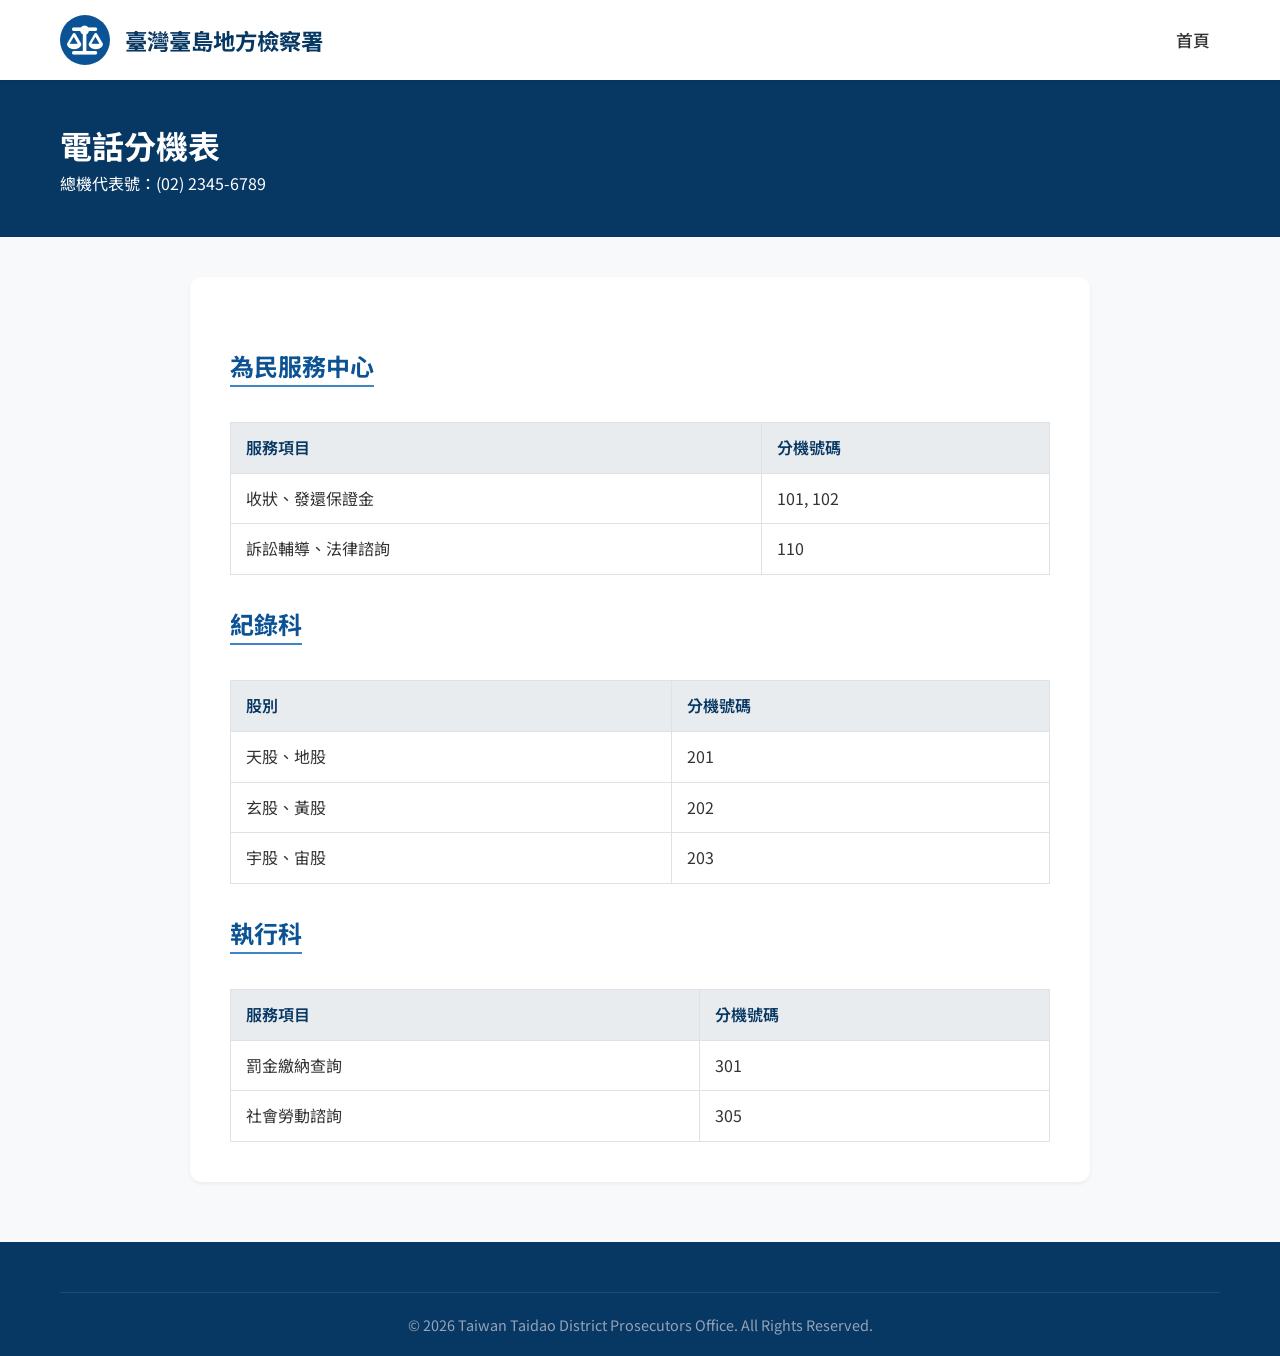
<file: directory.html>
<!DOCTYPE html>
<html lang="zh-TW">
<head>
    <meta charset="UTF-8">
    <meta name="viewport" content="width=device-width, initial-scale=1.0">
    <title>電話分機 - 臺灣臺島地方檢察署</title>
    <link rel="stylesheet" href="styles.css">
    <link href="https://fonts.googleapis.com/css2?family=Noto+Sans+TC:wght@300;400;500;700&display=swap" rel="stylesheet">
    <link rel="stylesheet" href="https://cdnjs.cloudflare.com/ajax/libs/font-awesome/6.4.0/css/all.min.css">
    <style>
        .page-header { background-color: var(--primary-dark); color: white; padding: 40px 0; margin-bottom: 40px; }
        .page-header h1 { font-size: 2rem; }
        .directory-container { max-width: 900px; margin: 0 auto 60px; background: var(--bg-white); border-radius: var(--radius-lg); box-shadow: var(--shadow-sm); padding: 40px; }
        .dir-table { width: 100%; border-collapse: collapse; margin-top: 20px; }
        .dir-table th, .dir-table td { border: 1px solid var(--border-color); padding: 12px 15px; text-align: left; }
        .dir-table th { background-color: var(--bg-gray); font-weight: 600; color: var(--primary-dark); }
        .dir-table tr:hover { background-color: #f1f5f9; }
        .dept-title { font-size: 1.5rem; color: var(--primary-color); margin-top: 30px; margin-bottom: 15px; border-bottom: 2px solid var(--primary-light); display: inline-block; }
    </style>
</head>
<body>
    <header class="main-header">
        <div class="nav-container container">
            <a href="index.html" class="logo">
                <div class="logo-img-placeholder"><i class="fa-solid fa-scale-balanced"></i></div>
                <div class="logo-text"><h1>臺灣臺島地方檢察署</h1></div>
            </a>
            <nav class="main-nav">
                <ul class="nav-menu">
                    <li><a href="index.html">首頁</a></li>
                </ul>
            </nav>
        </div>
    </header>

    <main id="main-content">
        <div class="page-header">
            <div class="container">
                <h1>電話分機表</h1>
                <p>總機代表號：(02) 2345-6789</p>
            </div>
        </div>

        <div class="container">
            <div class="directory-container">
                <h2 class="dept-title">為民服務中心</h2>
                <table class="dir-table">
                    <tr><th>服務項目</th><th>分機號碼</th></tr>
                    <tr><td>收狀、發還保證金</td><td>101, 102</td></tr>
                    <tr><td>訴訟輔導、法律諮詢</td><td>110</td></tr>
                </table>

                <h2 class="dept-title">紀錄科</h2>
                <table class="dir-table">
                    <tr><th>股別</th><th>分機號碼</th></tr>
                    <tr><td>天股、地股</td><td>201</td></tr>
                    <tr><td>玄股、黃股</td><td>202</td></tr>
                    <tr><td>宇股、宙股</td><td>203</td></tr>
                </table>

                <h2 class="dept-title">執行科</h2>
                <table class="dir-table">
                    <tr><th>服務項目</th><th>分機號碼</th></tr>
                    <tr><td>罰金繳納查詢</td><td>301</td></tr>
                    <tr><td>社會勞動諮詢</td><td>305</td></tr>
                </table>
            </div>
        </div>
    </main>

    <footer class="site-footer">
        <div class="container">
            <div class="footer-bottom">
                <p>&copy; 2026 Taiwan Taidao District Prosecutors Office. All Rights Reserved.</p>
            </div>
        </div>
    </footer>

    <script src="script.js"></script>
</body>
</html>
</file>
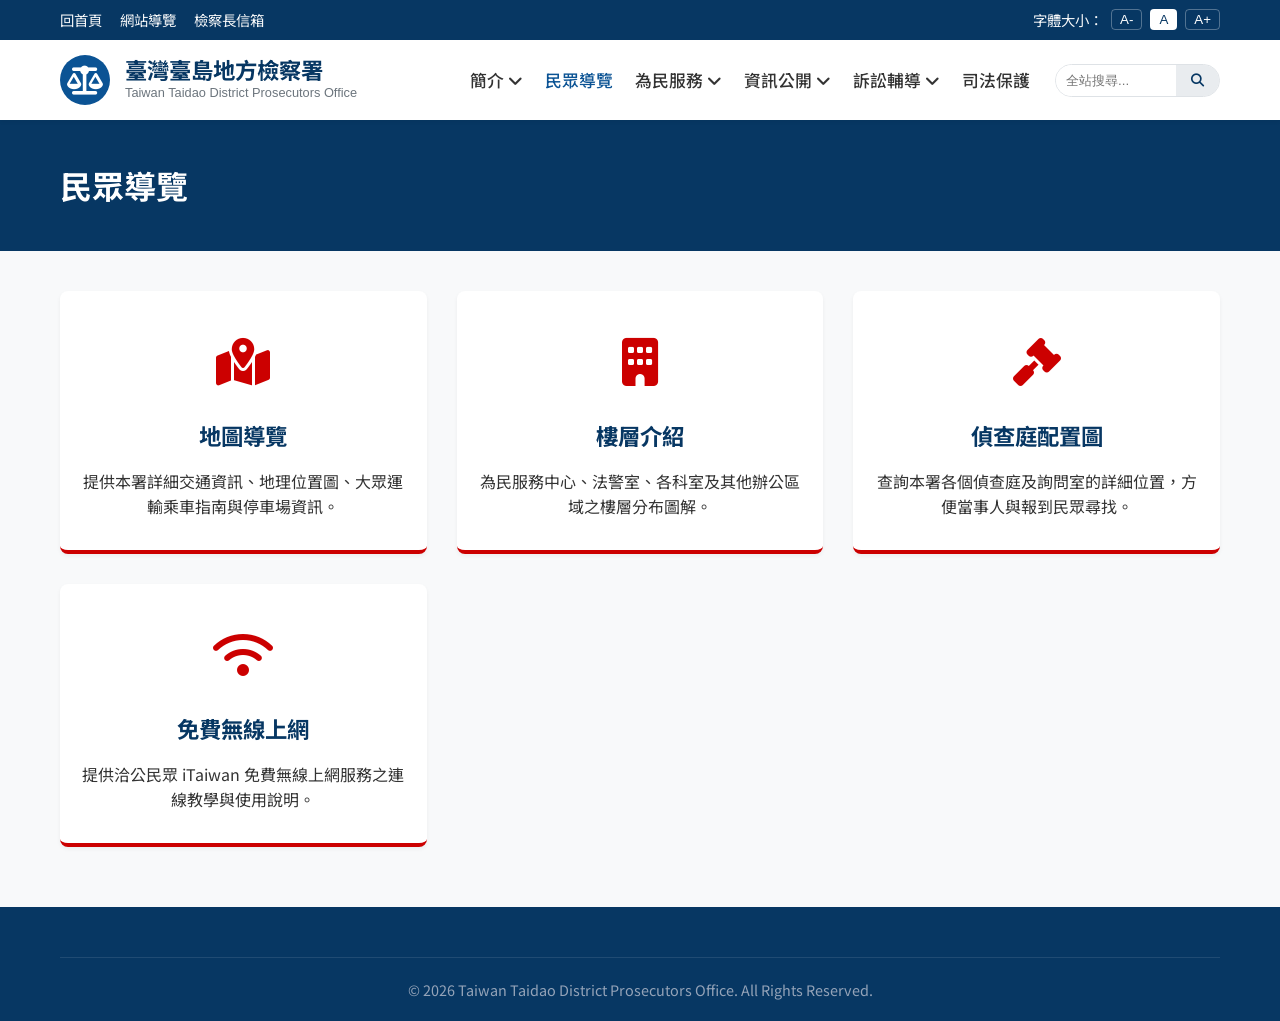
<file: guide.html>
<!DOCTYPE html>
<html lang="zh-TW">
<head>
    <meta charset="UTF-8">
    <meta name="viewport" content="width=device-width, initial-scale=1.0">
    <title>民眾導覽 - 臺灣臺島地方檢察署</title>
    <link rel="stylesheet" href="styles.css">
    <link href="https://fonts.googleapis.com/css2?family=Noto+Sans+TC:wght@300;400;500;700&display=swap" rel="stylesheet">
    <link rel="stylesheet" href="https://cdnjs.cloudflare.com/ajax/libs/font-awesome/6.4.0/css/all.min.css">
    <style>
        .page-header { background-color: var(--primary-dark); color: white; padding: 40px 0; margin-bottom: 40px; }
        .page-header h1 { font-size: 2rem; }
        .guide-grid {
            display: grid;
            grid-template-columns: repeat(auto-fit, minmax(280px, 1fr));
            gap: 30px;
            margin-bottom: 60px;
        }
        .guide-card {
            background: var(--bg-white);
            border-radius: var(--radius-md);
            padding: 30px 20px;
            box-shadow: var(--shadow-sm);
            transition: transform 0.3s, box-shadow 0.3s;
            border-bottom: 4px solid var(--secondary-color);
            text-decoration: none;
            color: var(--text-main);
            display: flex;
            flex-direction: column;
            align-items: center;
            text-align: center;
        }
        .guide-card:hover {
            transform: translateY(-5px);
            box-shadow: var(--shadow-md);
        }
        .card-icon {
            font-size: 3rem;
            color: var(--secondary-color);
            margin-bottom: 20px;
        }
        .card-title {
            font-size: 1.4rem;
            font-weight: 700;
            margin-bottom: 15px;
            color: var(--primary-dark);
        }
        .card-desc {
            font-size: 1rem;
            color: var(--text-secondary);
            line-height: 1.6;
        }
    </style>
</head>
<body>
    <header class="main-header">
        <div class="top-bar">
            <div class="container top-bar-inner">
                <div class="top-links">
                    <a href="index.html">回首頁</a>
                    <a href="content.html?page=sitemap">網站導覽</a>
                    <a href="contact.html">檢察長信箱</a>
                </div>
                <div class="font-size-controls">
                    <span>字體大小：</span>
                    <button class="font-btn" data-size="small">A-</button>
                    <button class="font-btn active" data-size="medium">A</button>
                    <button class="font-btn" data-size="large">A+</button>
                </div>
            </div>
        </div>
        <div class="nav-container container">
            <a href="index.html" class="logo">
                <div class="logo-img-placeholder"><i class="fa-solid fa-scale-balanced"></i></div>
                <div class="logo-text">
                    <h1>臺灣臺島地方檢察署</h1>
                    <p>Taiwan Taidao District Prosecutors Office</p>
                </div>
            </a>
            <nav class="main-nav">
                <ul class="nav-menu">
                    <li class="dropdown">
                        <a href="organization.html">簡介 <i class="fa-solid fa-angle-down"></i></a>
                    </li>
                    <li><a href="guide.html" style="color: var(--primary-color);">民眾導覽</a></li>
                    <li class="dropdown">
                        <a href="content.html?page=service">為民服務 <i class="fa-solid fa-angle-down"></i></a>
                    </li>
                    <li class="dropdown">
                        <a href="list.html?type=info">資訊公開 <i class="fa-solid fa-angle-down"></i></a>
                    </li>
                    <li class="dropdown">
                        <a href="content.html?page=counseling">訴訟輔導 <i class="fa-solid fa-angle-down"></i></a>
                    </li>
                    <li><a href="protection.html">司法保護</a></li>
                </ul>
                <div class="search-box">
                    <input type="text" id="headerSearch" placeholder="全站搜尋..." aria-label="全站搜尋">
                    <button aria-label="搜尋" onclick="const v = document.getElementById('headerSearch').value; if(v) window.location.href='search.html?q='+encodeURIComponent(v);"><i class="fa-solid fa-search"></i></button>
                </div>
            </nav>
        </div>
    </header>

    <main id="main-content">
        <div class="page-header">
            <div class="container">
                <h1>民眾導覽</h1>
            </div>
        </div>

        <div class="container">
            <div class="guide-grid">
                <a href="content.html?page=map" class="guide-card">
                    <div class="card-icon"><i class="fa-solid fa-map-location-dot"></i></div>
                    <div class="card-title">地圖導覽</div>
                    <div class="card-desc">提供本署詳細交通資訊、地理位置圖、大眾運輸乘車指南與停車場資訊。</div>
                </a>
                
                <a href="content.html?page=floor" class="guide-card">
                    <div class="card-icon"><i class="fa-solid fa-building"></i></div>
                    <div class="card-title">樓層介紹</div>
                    <div class="card-desc">為民服務中心、法警室、各科室及其他辦公區域之樓層分布圖解。</div>
                </a>
                
                <a href="list.html?type=court_layout" class="guide-card">
                    <div class="card-icon"><i class="fa-solid fa-gavel"></i></div>
                    <div class="card-title">偵查庭配置圖</div>
                    <div class="card-desc">查詢本署各個偵查庭及詢問室的詳細位置，方便當事人與報到民眾尋找。</div>
                </a>

                <a href="content.html?page=wifi" class="guide-card">
                    <div class="card-icon"><i class="fa-solid fa-wifi"></i></div>
                    <div class="card-title">免費無線上網</div>
                    <div class="card-desc">提供洽公民眾 iTaiwan 免費無線上網服務之連線教學與使用說明。</div>
                </a>
            </div>
        </div>
    </main>

    <footer class="site-footer">
        <div class="container">
            <div class="footer-bottom">
                <p>&copy; 2026 Taiwan Taidao District Prosecutors Office. All Rights Reserved.</p>
            </div>
        </div>
    </footer>

    <script src="script.js"></script>
</body>
</html>
</file>
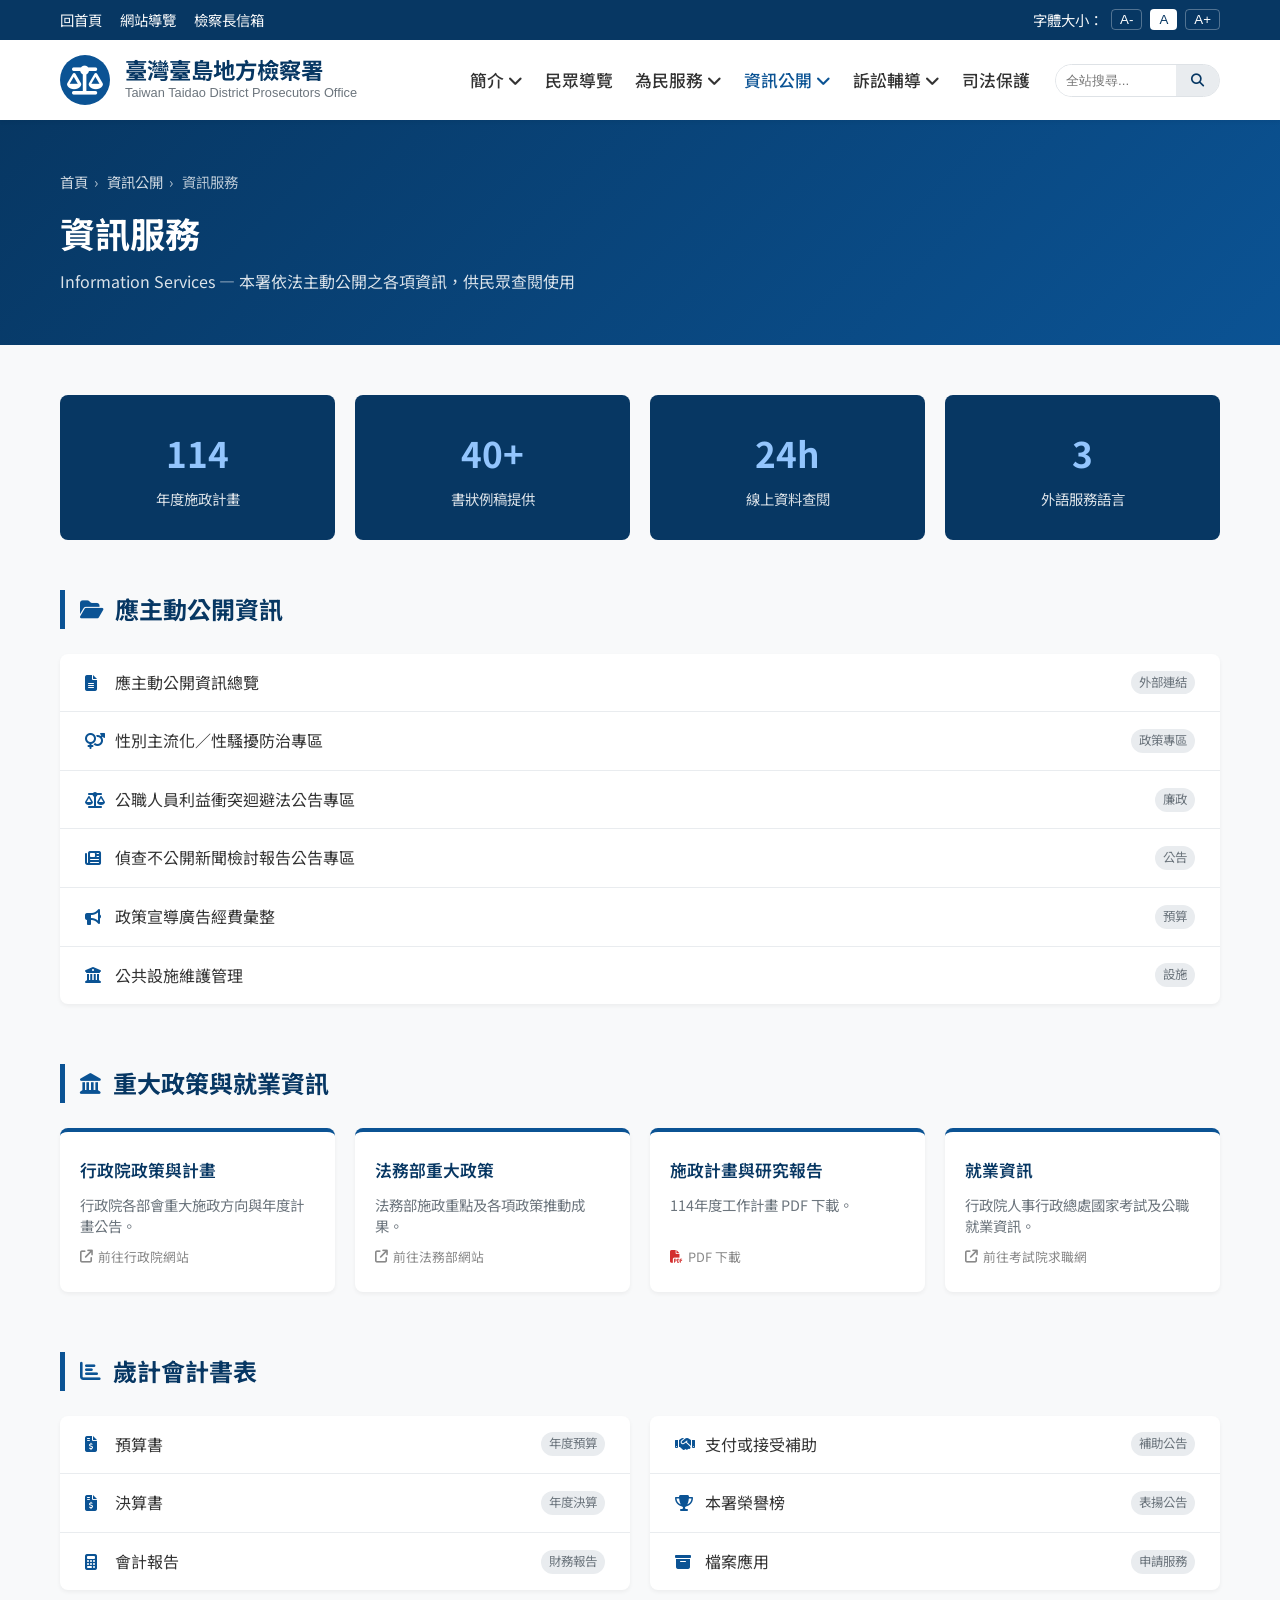
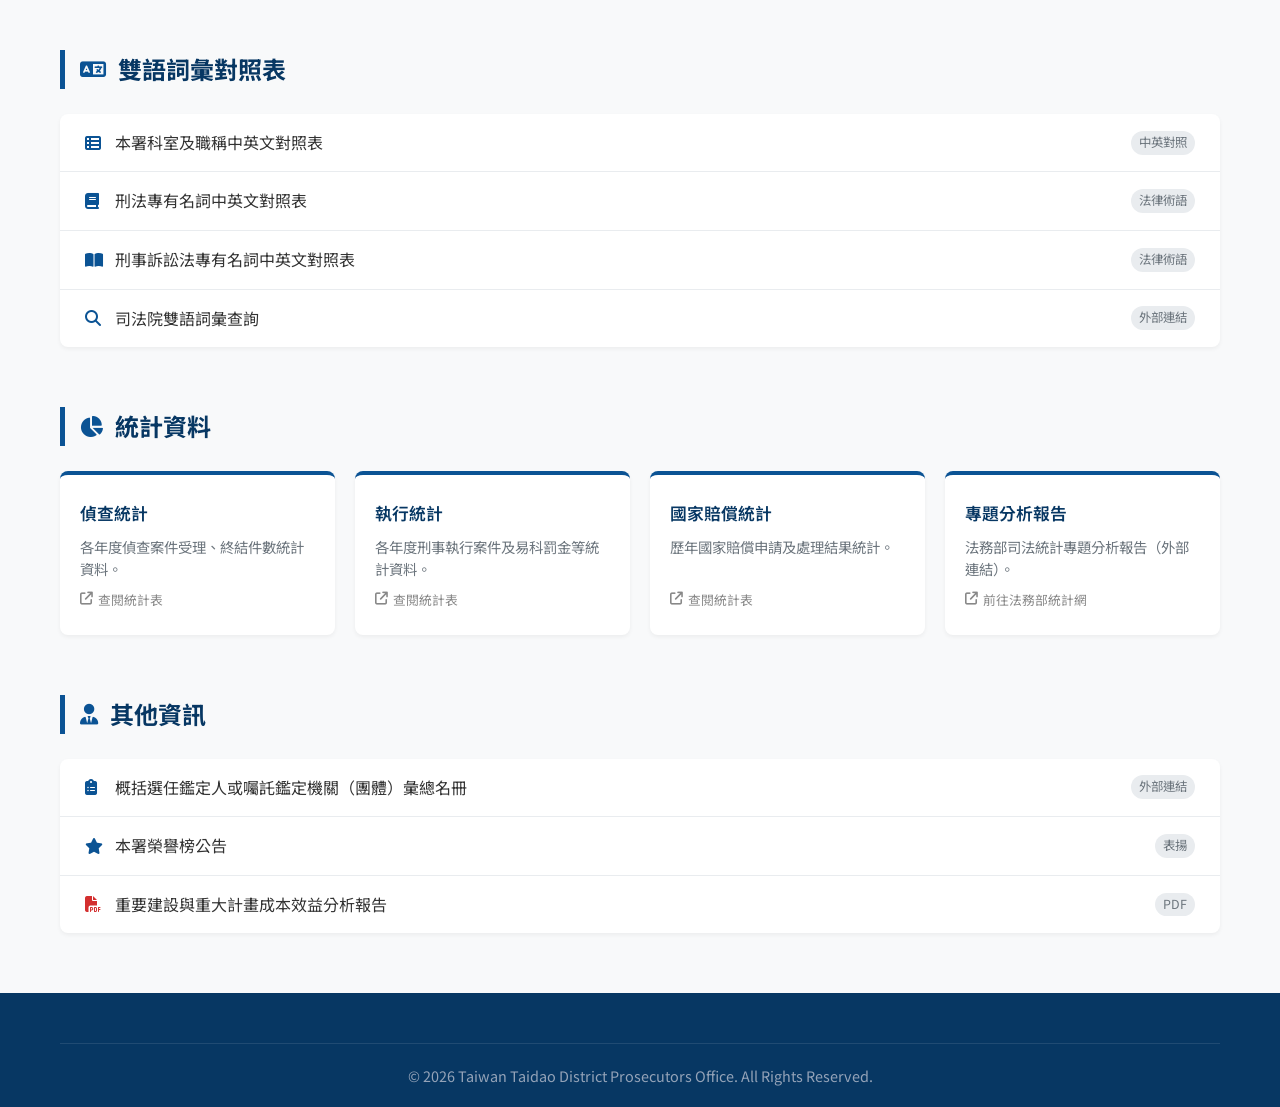
<file: info-service.html>
<!DOCTYPE html>
<html lang="zh-TW">
<head>
    <meta charset="UTF-8">
    <meta name="viewport" content="width=device-width, initial-scale=1.0">
    <title>資訊服務 - 臺灣臺島地方檢察署</title>
    <meta name="description" content="臺灣臺島地方檢察署資訊服務專區，提供應主動公開資訊、重大政策、歲計會計書表、雙語詞彙對照等多項資訊。">
    <link rel="stylesheet" href="styles.css">
    <link href="https://fonts.googleapis.com/css2?family=Noto+Sans+TC:wght@300;400;500;700&display=swap" rel="stylesheet">
    <link rel="stylesheet" href="https://cdnjs.cloudflare.com/ajax/libs/font-awesome/6.4.0/css/all.min.css">
    <style>
        .page-header {
            background: linear-gradient(135deg, var(--primary-dark) 0%, var(--primary-color) 100%);
            color: white;
            padding: 50px 0;
            margin-bottom: 50px;
        }
        .page-header h1 { font-size: 2.2rem; margin-bottom: 8px; }
        .page-header p { opacity: 0.85; font-size: 1rem; }

        /* Breadcrumb */
        .breadcrumb {
            font-size: 0.9rem;
            color: rgba(255,255,255,0.7);
            margin-bottom: 12px;
        }
        .breadcrumb a { color: rgba(255,255,255,0.8); text-decoration: none; }
        .breadcrumb a:hover { color: white; }
        .breadcrumb span { margin: 0 6px; }

        /* Section layout */
        .info-section {
            margin-bottom: 60px;
        }
        .section-title {
            display: flex;
            align-items: center;
            gap: 12px;
            font-size: 1.5rem;
            font-weight: 700;
            color: var(--primary-dark);
            border-left: 5px solid var(--primary-color);
            padding-left: 15px;
            margin-bottom: 25px;
        }
        .section-title i { color: var(--primary-color); font-size: 1.3rem; }

        /* Card grid */
        .card-grid {
            display: grid;
            grid-template-columns: repeat(auto-fill, minmax(240px, 1fr));
            gap: 20px;
        }
        .info-card {
            background: white;
            border-radius: var(--radius-md);
            box-shadow: var(--shadow-sm);
            padding: 25px 20px;
            border-top: 4px solid var(--primary-color);
            transition: transform 0.25s, box-shadow 0.25s;
            text-decoration: none;
            color: var(--text-main);
            display: flex;
            flex-direction: column;
            gap: 10px;
        }
        .info-card:hover {
            transform: translateY(-4px);
            box-shadow: var(--shadow-md);
        }
        .info-card .card-label {
            font-size: 1.05rem;
            font-weight: 600;
            color: var(--primary-dark);
        }
        .info-card .card-desc {
            font-size: 0.9rem;
            color: var(--text-muted);
            line-height: 1.5;
        }
        .info-card .card-ext {
            font-size: 0.8rem;
            color: #888;
            margin-top: auto;
            display: flex;
            align-items: center;
            gap: 5px;
        }

        /* Sub-list */
        .sub-list {
            background: white;
            border-radius: var(--radius-md);
            box-shadow: var(--shadow-sm);
            overflow: hidden;
        }
        .sub-list-item {
            display: flex;
            align-items: center;
            padding: 16px 25px;
            border-bottom: 1px solid var(--bg-gray);
            text-decoration: none;
            color: var(--text-main);
            gap: 12px;
            transition: background 0.2s, padding-left 0.2s;
        }
        .sub-list-item:last-child { border-bottom: none; }
        .sub-list-item:hover {
            background: var(--bg-light);
            padding-left: 32px;
            color: var(--primary-color);
        }
        .sub-list-item i {
            color: var(--primary-color);
            width: 18px;
            flex-shrink: 0;
        }
        .sub-list-item .item-text { flex: 1; font-size: 1rem; }
        .sub-list-item .item-tag {
            font-size: 0.78rem;
            padding: 2px 8px;
            border-radius: 20px;
            background: var(--bg-gray);
            color: var(--text-muted);
            white-space: nowrap;
        }

        /* Two-column layout for some sections */
        .two-col { display: grid; grid-template-columns: 1fr 1fr; gap: 20px; }
        @media (max-width: 768px) { .two-col { grid-template-columns: 1fr; } }
        @media (max-width: 600px) { .card-grid { grid-template-columns: 1fr; } }

        /* Stats banner */
        .stats-banner {
            display: grid;
            grid-template-columns: repeat(auto-fit, minmax(180px, 1fr));
            gap: 20px;
            margin-bottom: 50px;
        }
        .stat-box {
            background: var(--primary-dark);
            color: white;
            padding: 30px 20px;
            border-radius: var(--radius-md);
            text-align: center;
        }
        .stat-box .stat-num { font-size: 2.2rem; font-weight: 700; color: #93c5fd; }
        .stat-box .stat-label { font-size: 0.9rem; margin-top: 6px; opacity: 0.85; }
    </style>
</head>
<body>
    <header class="main-header">
        <div class="top-bar">
            <div class="container top-bar-inner">
                <div class="top-links">
                    <a href="index.html">回首頁</a>
                    <a href="content.html?page=sitemap">網站導覽</a>
                    <a href="contact.html">檢察長信箱</a>
                </div>
                <div class="font-size-controls">
                    <span>字體大小：</span>
                    <button class="font-btn" data-size="small">A-</button>
                    <button class="font-btn active" data-size="medium">A</button>
                    <button class="font-btn" data-size="large">A+</button>
                </div>
            </div>
        </div>
        <div class="nav-container container">
            <a href="index.html" class="logo">
                <div class="logo-img-placeholder"><i class="fa-solid fa-scale-balanced"></i></div>
                <div class="logo-text">
                    <h1>臺灣臺島地方檢察署</h1>
                    <p>Taiwan Taidao District Prosecutors Office</p>
                </div>
            </a>
            <nav class="main-nav">
                <ul class="nav-menu">
                    <li class="dropdown">
                        <a href="organization.html">簡介 <i class="fa-solid fa-angle-down"></i></a>
                        <ul class="dropdown-menu">
                            <li><a href="content.html?page=business">檢察業務簡介</a></li>
                            <li><a href="content.html?page=chief">檢察長介紹</a></li>
                            <li><a href="content.html?page=history">歷史沿革</a></li>
                            <li><a href="organization.html">機關組織與人員名冊</a></li>
                        </ul>
                    </li>
                    <li><a href="guide.html">民眾導覽</a></li>
                    <li class="dropdown">
                        <a href="content.html?page=service">為民服務 <i class="fa-solid fa-angle-down"></i></a>
                        <ul class="dropdown-menu">
                            <li><a href="content.html?page=service_center">為民服務中心</a></li>
                            <li><a href="content.html?page=online">線上申辦服務</a></li>
                            <li><a href="court_status.html">開庭進度查詢</a></li>
                            <li><a href="content.html?page=survey">問卷調查</a></li>
                        </ul>
                    </li>
                    <li class="dropdown">
                        <a href="list.html?type=info" style="color: var(--primary-color);">資訊公開 <i class="fa-solid fa-angle-down"></i></a>
                        <ul class="dropdown-menu">
                            <li><a href="list.html?type=news">新聞稿及澄清專區</a></li>
                            <li><a href="list.html?type=board">電子公布欄</a></li>
                            <li><a href="list.html?type=notice">公示送達</a></li>
                            <li><a href="list.html?type=auction">查扣物拍賣專區</a></li>
                            <li><a href="info-service.html" style="color: var(--primary-color);">資訊服務</a></li>
                        </ul>
                    </li>
                    <li class="dropdown">
                        <a href="content.html?page=counseling">訴訟輔導 <i class="fa-solid fa-angle-down"></i></a>
                        <ul class="dropdown-menu">
                            <li><a href="content.html?page=counseling_detail">訴訟程序介紹及輔導</a></li>
                            <li><a href="list.html?type=downloads">書狀例稿下載</a></li>
                            <li><a href="content.html?page=faq">常見問題</a></li>
                        </ul>
                    </li>
                    <li><a href="protection.html">司法保護</a></li>
                </ul>
                <div class="search-box">
                    <input type="text" id="headerSearch" placeholder="全站搜尋..." aria-label="全站搜尋">
                    <button aria-label="搜尋" onclick="const v=document.getElementById('headerSearch').value;if(v)window.location.href='search.html?q='+encodeURIComponent(v);"><i class="fa-solid fa-search"></i></button>
                </div>
            </nav>
        </div>
    </header>

    <main id="main-content">
        <div class="page-header">
            <div class="container">
                <div class="breadcrumb">
                    <a href="index.html">首頁</a><span>›</span>
                    <a href="list.html?type=info">資訊公開</a><span>›</span>
                    資訊服務
                </div>
                <h1>資訊服務</h1>
                <p>Information Services — 本署依法主動公開之各項資訊，供民眾查閱使用</p>
            </div>
        </div>

        <div class="container">

            <!-- Stats -->
            <div class="stats-banner">
                <div class="stat-box">
                    <div class="stat-num">114</div>
                    <div class="stat-label">年度施政計畫</div>
                </div>
                <div class="stat-box">
                    <div class="stat-num">40+</div>
                    <div class="stat-label">書狀例稿提供</div>
                </div>
                <div class="stat-box">
                    <div class="stat-num">24h</div>
                    <div class="stat-label">線上資料查閱</div>
                </div>
                <div class="stat-box">
                    <div class="stat-num">3</div>
                    <div class="stat-label">外語服務語言</div>
                </div>
            </div>

            <!-- 1. 應主動公開資訊 -->
            <div class="info-section">
                <div class="section-title">
                    <i class="fa-solid fa-folder-open"></i>
                    應主動公開資訊
                </div>
                <div class="sub-list">
                    <a href="https://www.tcc.moj.gov.tw/295804/295830/295835/432055/post" target="_blank" class="sub-list-item">
                        <i class="fa-solid fa-file-lines"></i>
                        <span class="item-text">應主動公開資訊總覽</span>
                        <span class="item-tag">外部連結</span>
                    </a>
                    <a href="https://www.tcc.moj.gov.tw/295804/295830/679664/Lpsimplelist" target="_blank" class="sub-list-item">
                        <i class="fa-solid fa-venus-mars"></i>
                        <span class="item-text">性別主流化／性騷擾防治專區</span>
                        <span class="item-tag">政策專區</span>
                    </a>
                    <a href="https://www.tcc.moj.gov.tw/295804/295830/679681/Lpsimplelist" target="_blank" class="sub-list-item">
                        <i class="fa-solid fa-balance-scale"></i>
                        <span class="item-text">公職人員利益衝突迴避法公告專區</span>
                        <span class="item-tag">廉政</span>
                    </a>
                    <a href="https://www.tcc.moj.gov.tw/295804/295830/790619/Lpsimplelist" target="_blank" class="sub-list-item">
                        <i class="fa-solid fa-newspaper"></i>
                        <span class="item-text">偵查不公開新聞檢討報告公告專區</span>
                        <span class="item-tag">公告</span>
                    </a>
                    <a href="https://www.tcc.moj.gov.tw/295804/295830/683170/Lpsimplelist" target="_blank" class="sub-list-item">
                        <i class="fa-solid fa-bullhorn"></i>
                        <span class="item-text">政策宣導廣告經費彙整</span>
                        <span class="item-tag">預算</span>
                    </a>
                    <a href="https://www.tcc.moj.gov.tw/295804/295830/797369/1135193/post" target="_blank" class="sub-list-item">
                        <i class="fa-solid fa-building-columns"></i>
                        <span class="item-text">公共設施維護管理</span>
                        <span class="item-tag">設施</span>
                    </a>
                </div>
            </div>

            <!-- 2. 重大政策與就業資訊 -->
            <div class="info-section">
                <div class="section-title">
                    <i class="fa-solid fa-landmark"></i>
                    重大政策與就業資訊
                </div>
                <div class="card-grid">
                    <a href="https://www.ey.gov.tw/Page/B6EC7D1F2A2186F3" target="_blank" class="info-card">
                        <div class="card-label">行政院政策與計畫</div>
                        <div class="card-desc">行政院各部會重大施政方向與年度計畫公告。</div>
                        <div class="card-ext"><i class="fa-solid fa-arrow-up-right-from-square"></i> 前往行政院網站</div>
                    </a>
                    <a href="https://www.moj.gov.tw/2204/2205/2263/Nodelist" target="_blank" class="info-card">
                        <div class="card-label">法務部重大政策</div>
                        <div class="card-desc">法務部施政重點及各項政策推動成果。</div>
                        <div class="card-ext"><i class="fa-solid fa-arrow-up-right-from-square"></i> 前往法務部網站</div>
                    </a>
                    <a href="https://www.tcc.moj.gov.tw/media/397539/114%E5%B9%B4%E5%BA%A6%E5%B7%A5%E4%BD%9C%E8%A8%88%E7%95%AB.pdf?mediaDL=true" target="_blank" class="info-card">
                        <div class="card-label">施政計畫與研究報告</div>
                        <div class="card-desc">114年度工作計畫 PDF 下載。</div>
                        <div class="card-ext"><i class="fa-solid fa-file-pdf" style="color:#d32f2f;"></i> PDF 下載</div>
                    </a>
                    <a href="https://ejobs.dgpa.gov.tw/" target="_blank" class="info-card">
                        <div class="card-label">就業資訊</div>
                        <div class="card-desc">行政院人事行政總處國家考試及公職就業資訊。</div>
                        <div class="card-ext"><i class="fa-solid fa-arrow-up-right-from-square"></i> 前往考試院求職網</div>
                    </a>
                </div>
            </div>

            <!-- 3. 歲計會計書表 -->
            <div class="info-section">
                <div class="section-title">
                    <i class="fa-solid fa-chart-bar"></i>
                    歲計會計書表
                </div>
                <div class="two-col">
                    <div class="sub-list">
                        <a href="https://www.tcc.moj.gov.tw/295804/295830/295836/295837/Lpsimplelist" target="_blank" class="sub-list-item">
                            <i class="fa-solid fa-file-invoice-dollar"></i>
                            <span class="item-text">預算書</span>
                            <span class="item-tag">年度預算</span>
                        </a>
                        <a href="https://www.tcc.moj.gov.tw/295804/295830/295836/295838/Lpsimplelist" target="_blank" class="sub-list-item">
                            <i class="fa-solid fa-file-invoice-dollar"></i>
                            <span class="item-text">決算書</span>
                            <span class="item-tag">年度決算</span>
                        </a>
                        <a href="https://www.tcc.moj.gov.tw/295804/295830/295836/295839/Lpsimplelist" target="_blank" class="sub-list-item">
                            <i class="fa-solid fa-calculator"></i>
                            <span class="item-text">會計報告</span>
                            <span class="item-tag">財務報告</span>
                        </a>
                    </div>
                    <div class="sub-list">
                        <a href="https://www.tcc.moj.gov.tw/295804/295830/799017/Lpsimplelist" target="_blank" class="sub-list-item">
                            <i class="fa-solid fa-handshake"></i>
                            <span class="item-text">支付或接受補助</span>
                            <span class="item-tag">補助公告</span>
                        </a>
                        <a href="https://www.tcc.moj.gov.tw/295804/295830/295855/Lpsimplelist" target="_blank" class="sub-list-item">
                            <i class="fa-solid fa-trophy"></i>
                            <span class="item-text">本署榮譽榜</span>
                            <span class="item-tag">表揚公告</span>
                        </a>
                        <a href="https://www.tcc.moj.gov.tw/295804/295830/295844/Lpsimplelist" target="_blank" class="sub-list-item">
                            <i class="fa-solid fa-box-archive"></i>
                            <span class="item-text">檔案應用</span>
                            <span class="item-tag">申請服務</span>
                        </a>
                    </div>
                </div>
            </div>

            <!-- 4. 雙語詞彙對照表 -->
            <div class="info-section">
                <div class="section-title">
                    <i class="fa-solid fa-language"></i>
                    雙語詞彙對照表
                </div>
                <div class="sub-list">
                    <a href="https://www.tcc.moj.gov.tw/295804/295830/295845/295846/433026/post" target="_blank" class="sub-list-item">
                        <i class="fa-solid fa-table-list"></i>
                        <span class="item-text">本署科室及職稱中英文對照表</span>
                        <span class="item-tag">中英對照</span>
                    </a>
                    <a href="https://www.tcc.moj.gov.tw/295804/295830/295845/295847/433030/post" target="_blank" class="sub-list-item">
                        <i class="fa-solid fa-book"></i>
                        <span class="item-text">刑法專有名詞中英文對照表</span>
                        <span class="item-tag">法律術語</span>
                    </a>
                    <a href="https://www.tcc.moj.gov.tw/295804/295830/295845/295848/433033/post" target="_blank" class="sub-list-item">
                        <i class="fa-solid fa-book-open"></i>
                        <span class="item-text">刑事訴訟法專有名詞中英文對照表</span>
                        <span class="item-tag">法律術語</span>
                    </a>
                    <a href="https://www.judicial.gov.tw/tw/lp-158-1.html" target="_blank" class="sub-list-item">
                        <i class="fa-solid fa-magnifying-glass"></i>
                        <span class="item-text">司法院雙語詞彙查詢</span>
                        <span class="item-tag">外部連結</span>
                    </a>
                </div>
            </div>

            <!-- 5. 統計資料 -->
            <div class="info-section">
                <div class="section-title">
                    <i class="fa-solid fa-chart-pie"></i>
                    統計資料
                </div>
                <div class="card-grid">
                    <a href="https://www.tcc.moj.gov.tw/295804/295912/295914/295915/Lpsimplelist" target="_blank" class="info-card">
                        <div class="card-label">偵查統計</div>
                        <div class="card-desc">各年度偵查案件受理、終結件數統計資料。</div>
                        <div class="card-ext"><i class="fa-solid fa-arrow-up-right-from-square"></i> 查閱統計表</div>
                    </a>
                    <a href="https://www.tcc.moj.gov.tw/295804/295912/295914/295916/Lpsimplelist" target="_blank" class="info-card">
                        <div class="card-label">執行統計</div>
                        <div class="card-desc">各年度刑事執行案件及易科罰金等統計資料。</div>
                        <div class="card-ext"><i class="fa-solid fa-arrow-up-right-from-square"></i> 查閱統計表</div>
                    </a>
                    <a href="https://www.tcc.moj.gov.tw/295804/295912/295914/295918/Lpsimplelist" target="_blank" class="info-card">
                        <div class="card-label">國家賠償統計</div>
                        <div class="card-desc">歷年國家賠償申請及處理結果統計。</div>
                        <div class="card-ext"><i class="fa-solid fa-arrow-up-right-from-square"></i> 查閱統計表</div>
                    </a>
                    <a href="https://www.rjsd.moj.gov.tw/RJSDWeb/common/WebList2.aspx?menu=AYA_SPECIAL_REPORT" target="_blank" class="info-card">
                        <div class="card-label">專題分析報告</div>
                        <div class="card-desc">法務部司法統計專題分析報告（外部連結）。</div>
                        <div class="card-ext"><i class="fa-solid fa-arrow-up-right-from-square"></i> 前往法務部統計網</div>
                    </a>
                </div>
            </div>

            <!-- 6. 概括鑑定人名冊 -->
            <div class="info-section">
                <div class="section-title">
                    <i class="fa-solid fa-user-tie"></i>
                    其他資訊
                </div>
                <div class="sub-list">
                    <a href="https://www.tph.moj.gov.tw/4421/4509/989673/989688" target="_blank" class="sub-list-item">
                        <i class="fa-solid fa-clipboard-list"></i>
                        <span class="item-text">概括選任鑑定人或囑託鑑定機關（團體）彙總名冊</span>
                        <span class="item-tag">外部連結</span>
                    </a>
                    <a href="https://www.tcc.moj.gov.tw/295804/295830/295855/Lpsimplelist" target="_blank" class="sub-list-item">
                        <i class="fa-solid fa-star"></i>
                        <span class="item-text">本署榮譽榜公告</span>
                        <span class="item-tag">表揚</span>
                    </a>
                    <a href="https://www.tcc.moj.gov.tw/media/230288/" target="_blank" class="sub-list-item">
                        <i class="fa-solid fa-file-pdf" style="color:#d32f2f;"></i>
                        <span class="item-text">重要建設與重大計畫成本效益分析報告</span>
                        <span class="item-tag">PDF</span>
                    </a>
                </div>
            </div>

        </div><!-- /container -->
    </main>

    <footer class="site-footer">
        <div class="container">
            <div class="footer-bottom">
                <p>&copy; 2026 Taiwan Taidao District Prosecutors Office. All Rights Reserved.</p>
            </div>
        </div>
    </footer>

    <script src="script.js"></script>
</body>
</html>
</file>
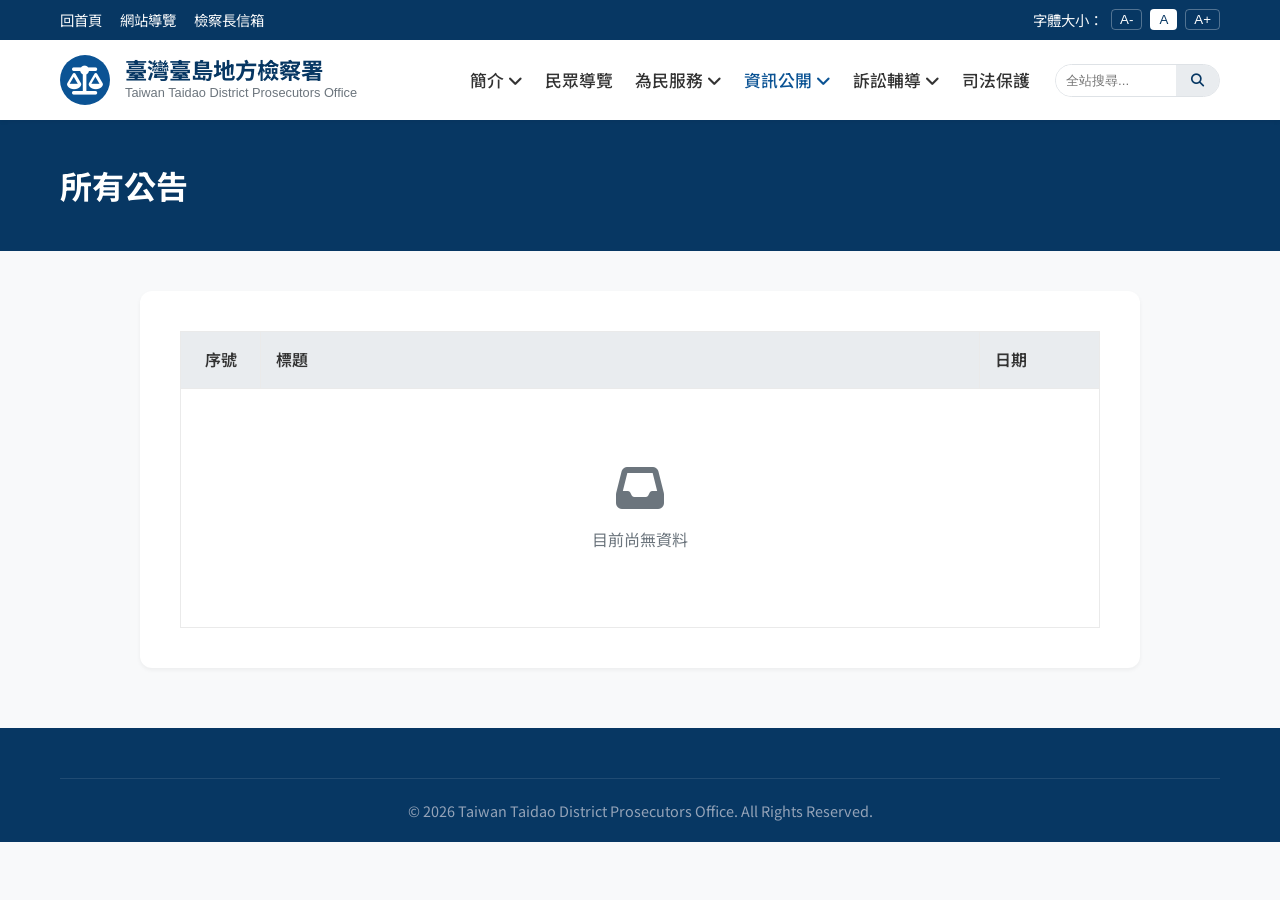
<file: list.html>
<!DOCTYPE html>
<html lang="zh-TW">
<head>
    <meta charset="UTF-8">
    <meta name="viewport" content="width=device-width, initial-scale=1.0">
    <title>資訊列表 - 臺灣臺島地方檢察署</title>
    <link rel="stylesheet" href="styles.css">
    <link href="https://fonts.googleapis.com/css2?family=Noto+Sans+TC:wght@300;400;500;700&display=swap" rel="stylesheet">
    <link rel="stylesheet" href="https://cdnjs.cloudflare.com/ajax/libs/font-awesome/6.4.0/css/all.min.css">
    <style>
        .page-header { background-color: var(--primary-dark); color: white; padding: 40px 0; margin-bottom: 40px; }
        .page-header h1 { font-size: 2rem; }
        .list-container { max-width: 1000px; margin: 0 auto 60px; background: var(--bg-white); border-radius: var(--radius-lg); box-shadow: var(--shadow-sm); padding: 40px; }
        .filter-tabs { display: flex; flex-wrap: wrap; gap: 5px; margin-bottom: 25px; }
        .filter-btn { background-color: #924E19; color: white; border: none; padding: 10px 20px; font-size: 1rem; cursor: pointer; border-radius: 3px; transition: background-color 0.2s; }
        .filter-btn:hover, .filter-btn.active { background-color: #6C3810; }
        .data-table { width: 100%; border-collapse: collapse; }
        .data-table th, .data-table td { border: 1px solid #eaeaea; padding: 15px; text-align: left; }
        .data-table th { background-color: var(--bg-gray); font-weight: 600; color: #333; }
        .data-table a { color: var(--text-main); text-decoration: none; transition: color 0.2s; }
        .data-table a:hover { color: var(--primary-color); }
        .seq-col { width: 80px; text-align: center !important; }
        .empty-notice { text-align: center; padding: 60px 20px; color: var(--text-muted); }
        .empty-notice i { font-size: 3rem; margin-bottom: 15px; display: block; }
    </style>
</head>
<body>
    <header class="main-header">
        <div class="top-bar">
            <div class="container top-bar-inner">
                <div class="top-links">
                    <a href="index.html">回首頁</a>
                    <a href="content.html?page=sitemap">網站導覽</a>
                    <a href="contact.html">檢察長信箱</a>
                </div>
                <div class="font-size-controls">
                    <span>字體大小：</span>
                    <button class="font-btn" data-size="small">A-</button>
                    <button class="font-btn active" data-size="medium">A</button>
                    <button class="font-btn" data-size="large">A+</button>
                </div>
            </div>
        </div>
        <div class="nav-container container">
            <a href="index.html" class="logo">
                <div class="logo-img-placeholder"><i class="fa-solid fa-scale-balanced"></i></div>
                <div class="logo-text">
                    <h1>臺灣臺島地方檢察署</h1>
                    <p>Taiwan Taidao District Prosecutors Office</p>
                </div>
            </a>
            <nav class="main-nav">
                <ul class="nav-menu">
                    <li class="dropdown">
                        <a href="organization.html">簡介 <i class="fa-solid fa-angle-down"></i></a>
                        <ul class="dropdown-menu">
                            <li><a href="content.html?page=business">檢察業務簡介</a></li>
                            <li><a href="content.html?page=chief">檢察長介紹</a></li>
                            <li><a href="content.html?page=history">歷史沿革</a></li>
                            <li><a href="organization.html">機關組織與人員名冊</a></li>
                        </ul>
                    </li>
                    <li><a href="guide.html">民眾導覽</a></li>
                    <li class="dropdown">
                        <a href="content.html?page=service">為民服務 <i class="fa-solid fa-angle-down"></i></a>
                        <ul class="dropdown-menu">
                            <li><a href="content.html?page=service_center">為民服務中心</a></li>
                            <li><a href="content.html?page=online">線上申辦服務</a></li>
                            <li><a href="court_status.html">開庭進度查詢</a></li>
                            <li><a href="content.html?page=survey">問卷調查</a></li>
                        </ul>
                    </li>
                    <li class="dropdown">
                        <a href="list.html?type=info" style="color: var(--primary-color);">資訊公開 <i class="fa-solid fa-angle-down"></i></a>
                        <ul class="dropdown-menu">
                            <li><a href="list.html?type=news">新聞稿及澄清專區</a></li>
                            <li><a href="list.html?type=board">電子公布欄</a></li>
                            <li><a href="list.html?type=notice">公示送達</a></li>
                            <li><a href="list.html?type=auction">查扣物拍賣專區</a></li>
                            <li><a href="info-service.html">資訊服務</a></li>
                        </ul>
                    </li>
                    <li class="dropdown">
                        <a href="content.html?page=counseling">訴訟輔導 <i class="fa-solid fa-angle-down"></i></a>
                        <ul class="dropdown-menu">
                            <li><a href="content.html?page=counseling_detail">訴訟程序介紹及輔導</a></li>
                            <li><a href="list.html?type=downloads">書狀例稿下載</a></li>
                            <li><a href="content.html?page=faq">常見問題</a></li>
                        </ul>
                    </li>
                    <li><a href="protection.html">司法保護</a></li>
                </ul>
                <div class="search-box">
                    <input type="text" id="headerSearch" placeholder="全站搜尋..." aria-label="全站搜尋">
                    <button aria-label="搜尋" onclick="const v=document.getElementById('headerSearch').value;if(v)window.location.href='search.html?q='+encodeURIComponent(v);"><i class="fa-solid fa-search"></i></button>
                </div>
            </nav>
        </div>
    </header>

    <main id="main-content">
        <div class="page-header">
            <div class="container">
                <h1 id="pageTitle">資訊列表</h1>
            </div>
        </div>

        <div class="container">
            <div class="list-container" id="listContent">
                <!-- Populated by JS -->
            </div>
        </div>
    </main>

    <footer class="site-footer">
        <div class="container">
            <div class="footer-bottom">
                <p>&copy; 2026 Taiwan Taidao District Prosecutors Office. All Rights Reserved.</p>
            </div>
        </div>
    </footer>

    <script src="script.js"></script>
    <script>
        document.addEventListener('DOMContentLoaded', () => {
            const params = new URLSearchParams(window.location.search);
            const listType = params.get('type') || 'all';

            const titles = {
                'news':      '新聞稿及澄清專區',
                'board':     '電子公布欄',
                'notice':    '公示送達',
                'auction':   '查扣物拍賣專區',
                'downloads': '書狀例稿下載',
                'all':       '所有公告'
            };

            const pageTitle = titles[listType] || '資訊列表';
            document.getElementById('pageTitle').textContent = pageTitle;
            document.title = pageTitle + ' - 臺灣臺島地方檢察署';

            const container = document.getElementById('listContent');
            let html = '';

            // --- Filter tabs: only for notice ---
            if (listType === 'notice') {
                html += `
                    <div class="filter-tabs">
                        <button class="filter-btn active" onclick="filterRows(this,'all')">全部</button>
                        <button class="filter-btn" onclick="filterRows(this,'書類')">書類</button>
                        <button class="filter-btn" onclick="filterRows(this,'傳票命令')">傳票命令</button>
                        <button class="filter-btn" onclick="filterRows(this,'發還保證金')">發還保證金</button>
                        <button class="filter-btn" onclick="filterRows(this,'扣押物')">扣押物（贓證物）拍賣或發還</button>
                        <button class="filter-btn" onclick="filterRows(this,'其他')">其他</button>
                    </div>
                `;
            }

            html += `
                <table class="data-table">
                    <thead>
                        <tr>
                            <th class="seq-col">序號</th>
                            <th>標題</th>
                            <th style="width:120px;">日期</th>
                        </tr>
                    </thead>
                    <tbody id="tableBody">
            `;

            let seq = 1;

            // --- 公示送達 ---
            if (listType === 'notice') {
                const noticeItems = [
                    { cat: '傳票命令', title: '公示送達本署115年度他字第11505001號傳票乙件', date: '2026-05-09', href: 'summons_11505001.pdf', pdf: true },
                    { cat: '傳票命令', title: '公示送達本署115年度偵字第19837號起訴書乙件', date: '2026-04-28', href: '#', pdf: false },
                ];
                noticeItems.forEach(item => {
                    const icon = item.pdf
                        ? `<i class="fa-solid fa-file-pdf" style="color:#d32f2f;margin-right:5px;"></i>`
                        : `<i class="fa-solid fa-file-lines" style="color:#555;margin-right:5px;"></i>`;
                    html += `
                        <tr data-cat="${item.cat}">
                            <td class="seq-col">${seq++}</td>
                            <td><a href="${item.href}" ${item.pdf ? 'target="_blank"' : ''}>${icon}${item.title}</a></td>
                            <td>${item.date}</td>
                        </tr>
                    `;
                });

            // --- 書狀例稿下載 ---
            } else if (listType === 'downloads') {
                const docList = [
                    { name: '刑事聲請狀',           file: 'docs/刑事聲請狀.doc' },
                    { name: '刑事告訴狀',           file: 'docs/刑事告訴狀.doc' },
                    { name: '聲請變更期日應訊狀',   file: 'docs/聲請變更期日應訊狀.doc' },
                    { name: '被告聲請再議',         file: 'docs/被告聲請再議.doc' },
                    { name: '聲請檢察官提起上訴狀', file: 'docs/聲請檢察官提起上訴狀.doc' },
                    { name: '委任狀',               file: 'docs/委任狀.doc' },
                    { name: '聲請傳喚證人／鑑定人狀', file: 'docs/聲請傳喚證人鑑定人狀.doc' },
                    { name: '和解書',               file: 'docs/和解書.doc' },
                    { name: '聲請撤銷通緝狀',       file: 'docs/聲請撤銷通緝狀.doc' },
                    { name: '刑事答辯狀',           file: 'docs/刑事答辯狀.doc' },
                ];
                docList.forEach(doc => {
                    html += `
                        <tr>
                            <td class="seq-col">${seq++}</td>
                            <td><a href="${doc.file}" download>
                                <i class="fa-solid fa-file-word" style="color:#2b579a;margin-right:5px;"></i>${doc.name}</a></td>
                            <td><span style="font-size:.8rem;background:#f0fdf4;color:#166534;padding:2px 8px;border-radius:20px;">例稿下載</span></td>
                        </tr>
                    `;
                });

            // --- 查扣物拍賣 ---
            } else if (listType === 'auction') {
                for (let i = 1; i <= 5; i++) {
                    html += `
                        <tr>
                            <td class="seq-col">${seq++}</td>
                            <td><a href="content.html?page=detail">115年度第 ${i} 次查扣物（汽機車、黃金）變價拍賣公告</a></td>
                            <td>2026-0${i}-10</td>
                        </tr>
                    `;
                }

            // --- 空頁面 (news / board / all 等) ---
            } else {
                html += `
                    <tr><td colspan="3">
                        <div class="empty-notice">
                            <i class="fa-solid fa-inbox"></i>
                            目前尚無資料
                        </div>
                    </td></tr>
                `;
            }

            html += `</tbody></table>`;
            container.innerHTML = html;
        });

        function filterRows(btn, cat) {
            document.querySelectorAll('.filter-btn').forEach(b => b.classList.remove('active'));
            btn.classList.add('active');
            document.querySelectorAll('#tableBody tr').forEach(row => {
                row.style.display = (cat === 'all' || row.dataset.cat === cat) ? '' : 'none';
            });
        }
    </script>
</body>
</html>
</file>
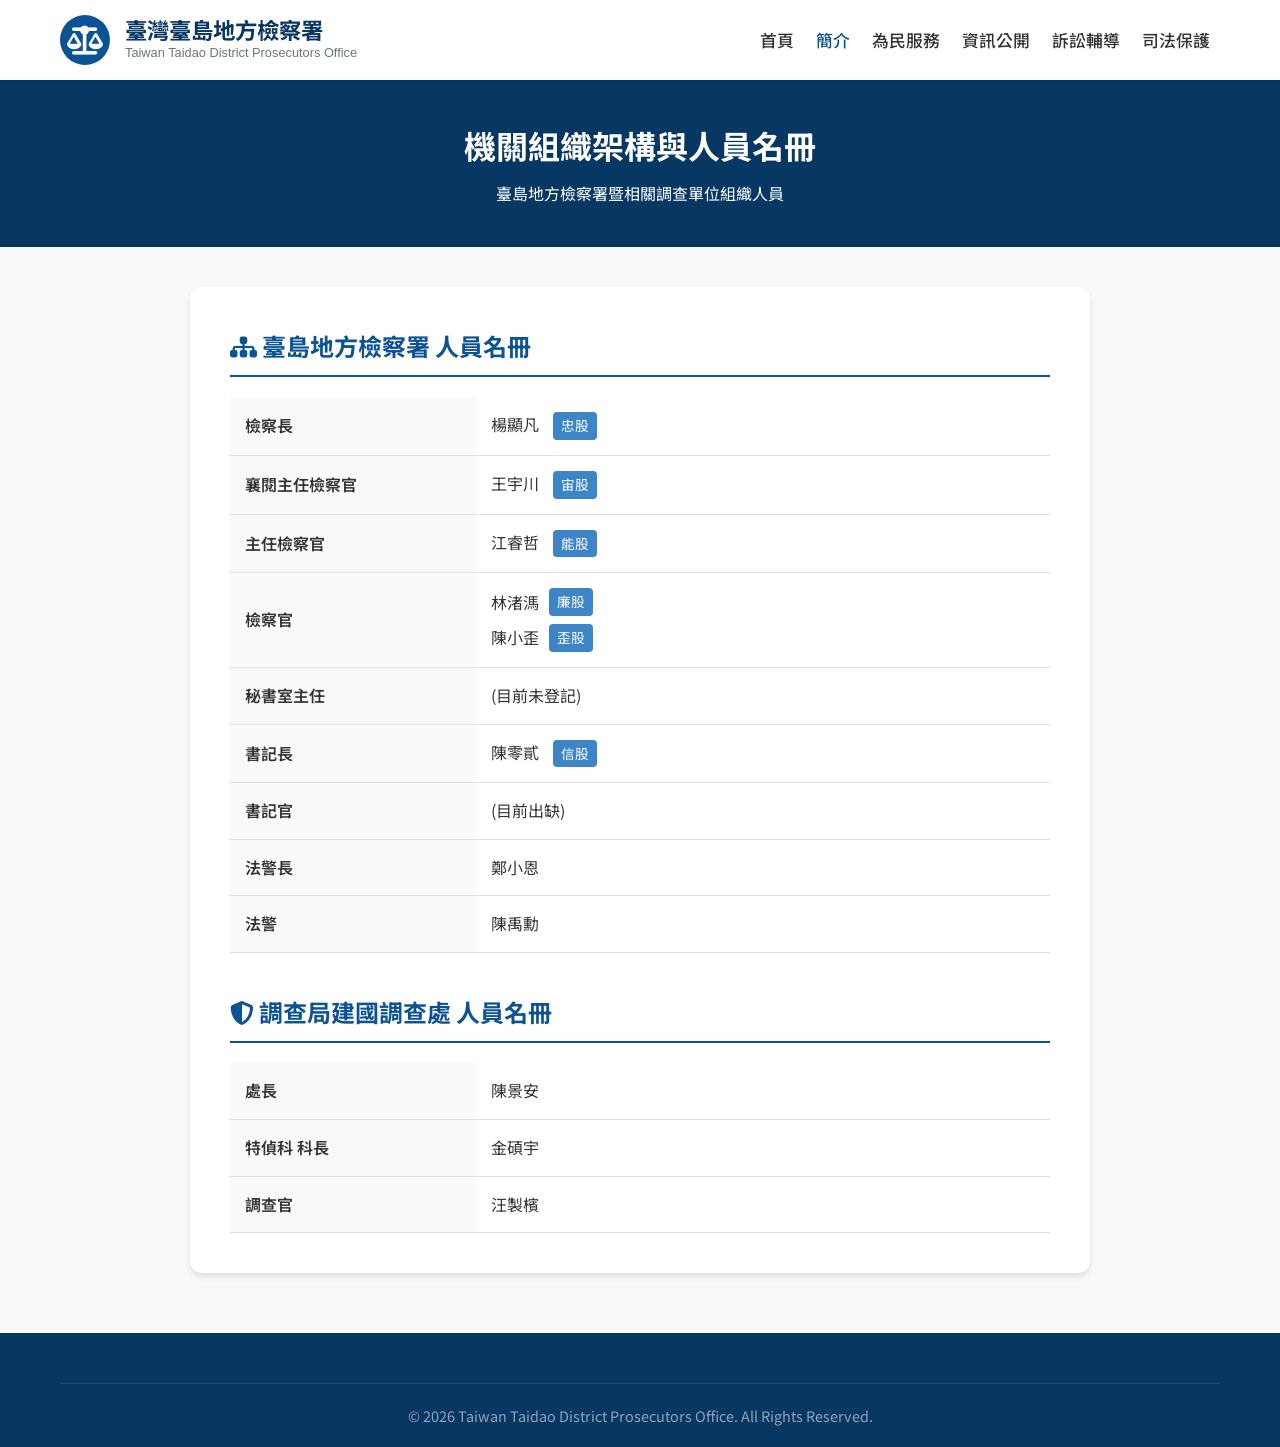
<file: organization.html>
<!DOCTYPE html>
<html lang="zh-TW">
<head>
    <meta charset="UTF-8">
    <meta name="viewport" content="width=device-width, initial-scale=1.0">
    <title>機關組織架構與人員名冊 - 臺灣臺島地方檢察署</title>
    <link rel="stylesheet" href="styles.css">
    <link href="https://fonts.googleapis.com/css2?family=Noto+Sans+TC:wght@300;400;500;700&display=swap" rel="stylesheet">
    <link rel="stylesheet" href="https://cdnjs.cloudflare.com/ajax/libs/font-awesome/6.4.0/css/all.min.css">
    <style>
        .page-header {
            background-color: var(--primary-dark);
            color: white;
            padding: 40px 0;
            text-align: center;
            margin-bottom: 40px;
        }
        .page-header h1 {
            font-size: 2rem;
            margin-bottom: 10px;
        }
        .content-container {
            max-width: 900px;
            margin: 0 auto 60px;
            background: var(--bg-white);
            border-radius: var(--radius-lg);
            box-shadow: var(--shadow-md);
            padding: 40px;
        }
        .org-section {
            margin-bottom: 40px;
        }
        .org-section:last-child {
            margin-bottom: 0;
        }
        .org-title {
            color: var(--primary-color);
            border-bottom: 2px solid var(--primary-color);
            padding-bottom: 10px;
            margin-bottom: 20px;
            font-size: 1.5rem;
        }
        .roster-table {
            width: 100%;
            border-collapse: collapse;
        }
        .roster-table th, .roster-table td {
            padding: 15px;
            text-align: left;
            border-bottom: 1px solid var(--border-color);
        }
        .roster-table th {
            background-color: var(--bg-light);
            font-weight: 600;
            color: var(--text-dark);
            width: 30%;
        }
        .roster-table tr:hover td {
            background-color: #f9fbff;
        }
        .badge {
            display: inline-block;
            background-color: var(--primary-light);
            color: white;
            padding: 3px 8px;
            border-radius: 4px;
            font-size: 0.85rem;
            margin-left: 10px;
        }
        .person-item {
            display: flex;
            align-items: center;
            margin-bottom: 8px;
        }
        .person-item:last-child {
            margin-bottom: 0;
        }
    </style>
</head>
<body>
    <header class="main-header">
        <div class="nav-container container">
            <a href="index.html" class="logo">
                <div class="logo-img-placeholder">
                    <i class="fa-solid fa-scale-balanced"></i>
                </div>
                <div class="logo-text">
                    <h1>臺灣臺島地方檢察署</h1>
                    <p>Taiwan Taidao District Prosecutors Office</p>
                </div>
            </a>
            <nav class="main-nav">
                <ul class="nav-menu">
                    <li><a href="index.html">首頁</a></li>
                    <li><a href="organization.html" style="color: var(--primary-color);">簡介</a></li>
                    <li><a href="#">為民服務</a></li>
                    <li><a href="#">資訊公開</a></li>
                    <li><a href="#">訴訟輔導</a></li>
                    <li><a href="#">司法保護</a></li>
                </ul>
            </nav>
        </div>
    </header>

    <main id="main-content">
        <div class="page-header">
            <div class="container">
                <h1>機關組織架構與人員名冊</h1>
                <p>臺島地方檢察署暨相關調查單位組織人員</p>
            </div>
        </div>

        <div class="container">
            <div class="content-container">
                
                <div class="org-section">
                    <h2 class="org-title"><i class="fa-solid fa-sitemap"></i> 臺島地方檢察署 人員名冊</h2>
                    <table class="roster-table">
                        <tbody>
                            <tr>
                                <th>檢察長</th>
                                <td>楊顯凡 <span class="badge">忠股</span></td>
                            </tr>
                            <tr>
                                <th>襄閱主任檢察官</th>
                                <td>王宇川 <span class="badge">宙股</span></td>
                            </tr>
                            <tr>
                                <th>主任檢察官</th>
                                <td>江睿哲 <span class="badge">能股</span></td>
                            </tr>
                            <tr>
                                <th>檢察官</th>
                                <td>
                                    <div class="person-item">林渚溤 <span class="badge">廉股</span></div>
                                    <div class="person-item">陳小歪 <span class="badge">歪股</span></div>
                                </td>
                            </tr>
                            <tr>
                                <th>秘書室主任</th>
                                <td>(目前未登記)</td>
                            </tr>
                            <tr>
                                <th>書記長</th>
                                <td>陳零貳 <span class="badge">信股</span></td>
                            </tr>
                            <tr>
                                <th>書記官</th>
                                <td>(目前出缺)</td>
                            </tr>
                            <tr>
                                <th>法警長</th>
                                <td>鄭小恩</td>
                            </tr>
                            <tr>
                                <th>法警</th>
                                <td>陳禹勳</td>
                            </tr>
                        </tbody>
                    </table>
                </div>

                <div class="org-section">
                    <h2 class="org-title"><i class="fa-solid fa-shield-halved"></i> 調查局建國調查處 人員名冊</h2>
                    <table class="roster-table">
                        <tbody>
                            <tr>
                                <th>處長</th>
                                <td>陳景安</td>
                            </tr>
                            <tr>
                                <th>特偵科 科長</th>
                                <td>金碩宇</td>
                            </tr>
                            <tr>
                                <th>調查官</th>
                                <td>汪製檳</td>
                            </tr>
                        </tbody>
                    </table>
                </div>

            </div>
        </div>
    </main>

    <footer class="site-footer">
        <div class="container">
            <div class="footer-bottom">
                <p>&copy; 2026 Taiwan Taidao District Prosecutors Office. All Rights Reserved.</p>
            </div>
        </div>
    </footer>

    <script src="script.js"></script>
</body>
</html>
</file>
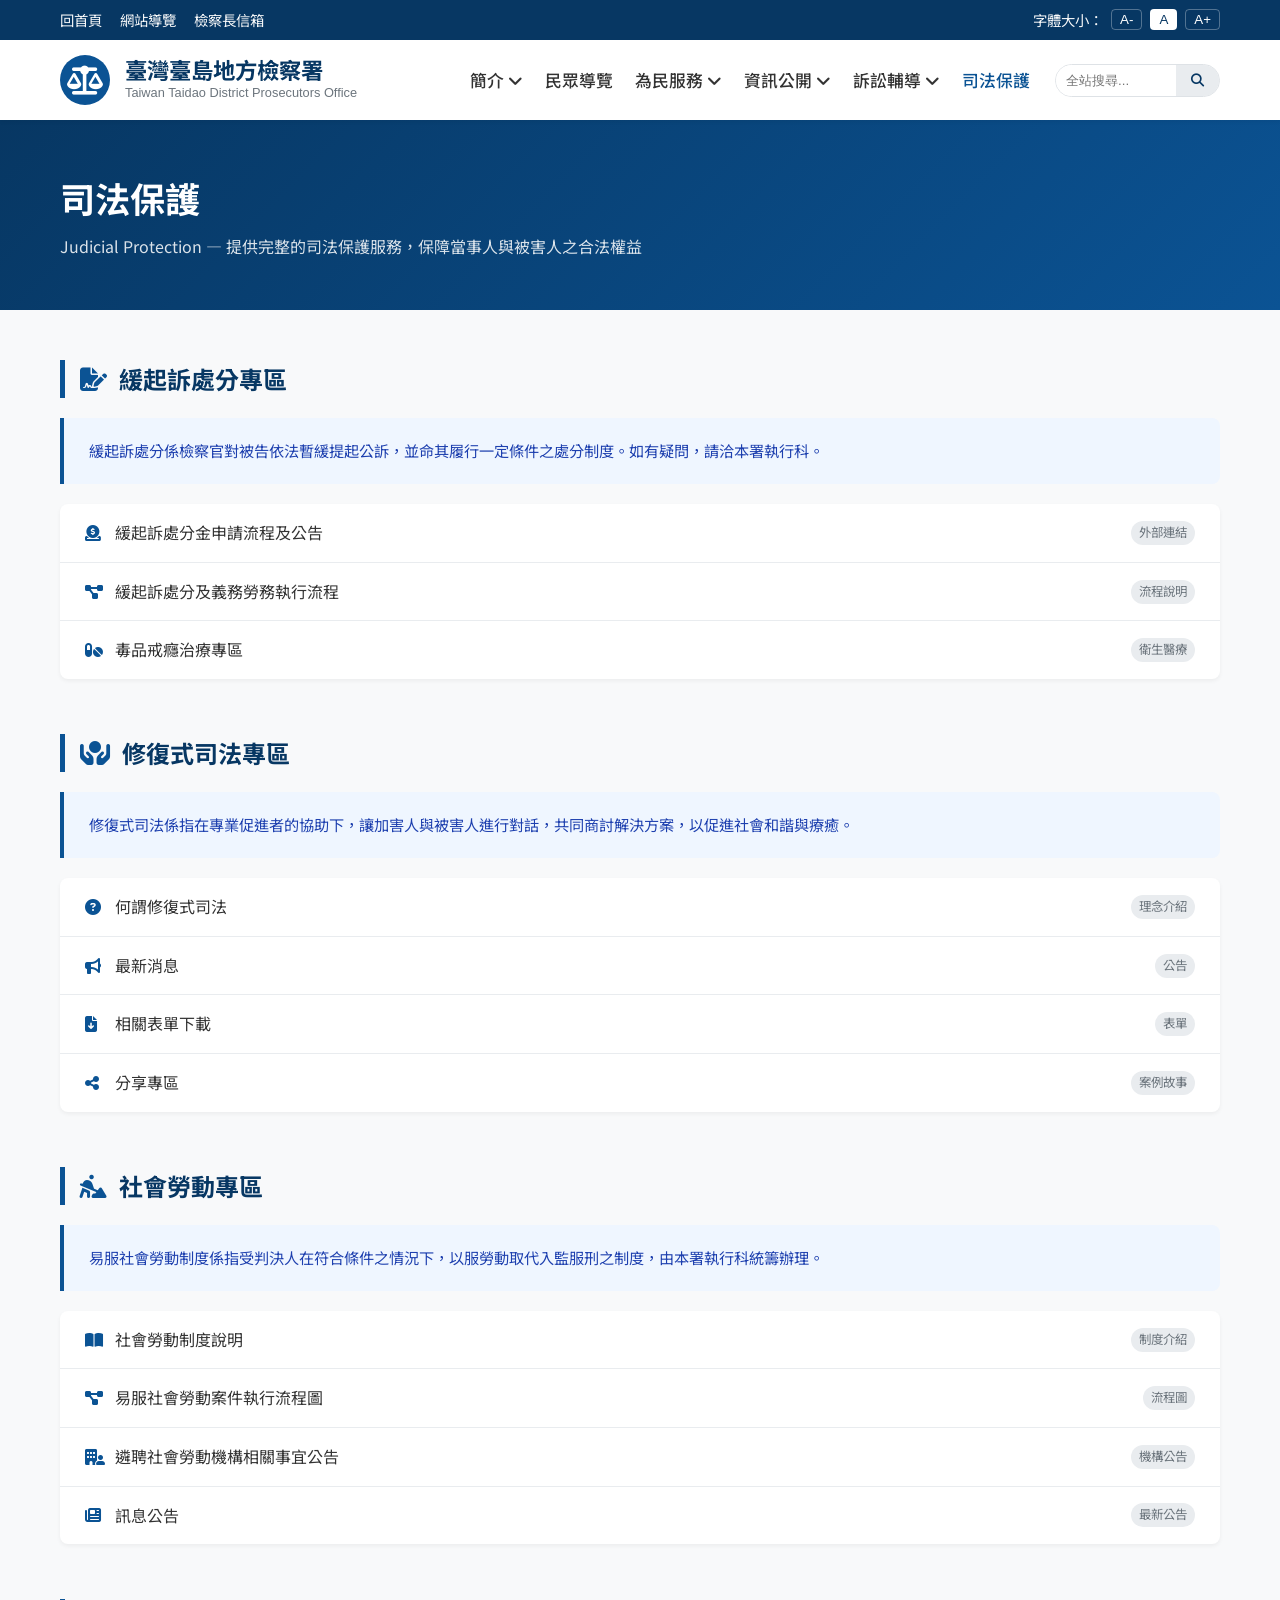
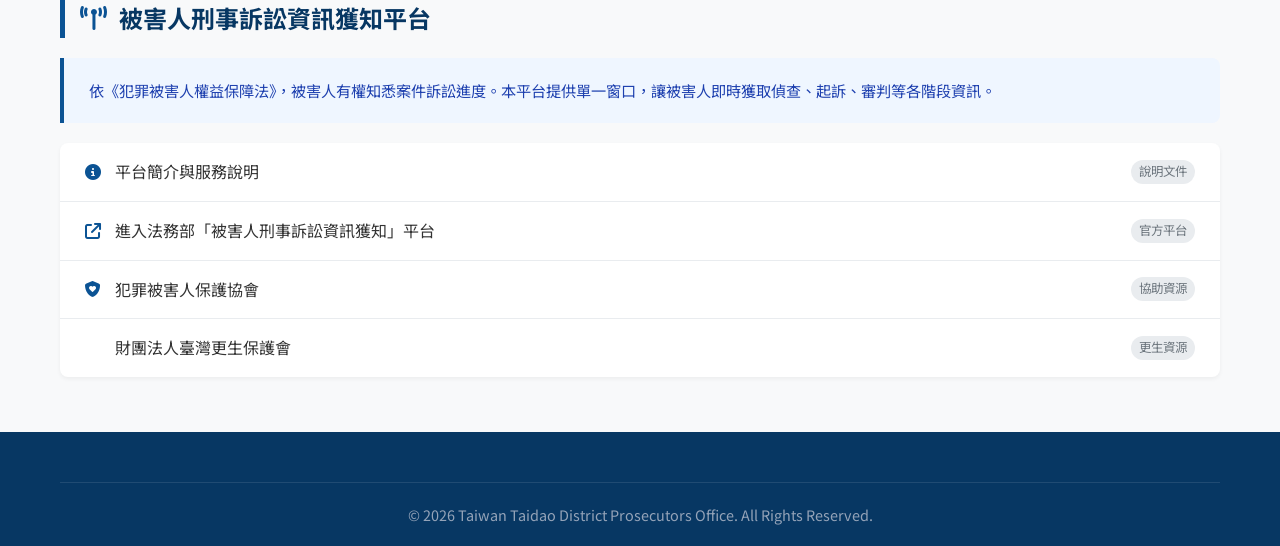
<file: protection-content.html>
<!DOCTYPE html>
<html lang="zh-TW">
<head>
    <meta charset="UTF-8">
    <meta name="viewport" content="width=device-width, initial-scale=1.0">
    <title>司法保護 - 臺灣臺島地方檢察署</title>
    <link rel="stylesheet" href="styles.css">
    <link href="https://fonts.googleapis.com/css2?family=Noto+Sans+TC:wght@300;400;500;700&display=swap" rel="stylesheet">
    <link rel="stylesheet" href="https://cdnjs.cloudflare.com/ajax/libs/font-awesome/6.4.0/css/all.min.css">
    <style>
        .page-header{background:linear-gradient(135deg,var(--primary-dark),var(--primary-color));color:#fff;padding:45px 0;margin-bottom:40px}
        .page-header h1{font-size:2rem}
        .page-header .breadcrumb{font-size:.9rem;opacity:.75;margin-bottom:8px}
        .page-header .breadcrumb a{color:rgba(255,255,255,.85);text-decoration:none}
        .content-body{max-width:860px;margin:0 auto 60px;background:#fff;border-radius:var(--radius-lg);box-shadow:var(--shadow-sm);padding:40px}
        .content-body h2{font-size:1.5rem;color:var(--primary-dark);border-left:5px solid var(--primary-color);padding-left:14px;margin:30px 0 15px}
        .content-body h2:first-child{margin-top:0}
        .content-body p{line-height:1.85;color:#444;margin-bottom:14px}
        .content-body ul{padding-left:22px;margin-bottom:16px}
        .content-body li{line-height:1.8;margin-bottom:6px;color:#444}
        .info-box{background:#eff6ff;border-left:4px solid var(--primary-color);padding:18px 22px;border-radius:0 8px 8px 0;margin:20px 0}
        .info-box p{color:#1e40af;margin:0}
        .step-list{counter-reset:step;list-style:none;padding:0}
        .step-list li{display:flex;gap:16px;margin-bottom:20px;align-items:flex-start}
        .step-list li::before{counter-increment:step;content:counter(step);background:var(--primary-color);color:#fff;border-radius:50%;min-width:32px;height:32px;display:flex;align-items:center;justify-content:center;font-weight:700;flex-shrink:0}
        .step-content strong{display:block;font-size:1rem;color:var(--primary-dark);margin-bottom:4px}
        .step-content span{font-size:.9rem;color:#666}
        .flow-diagram{display:flex;flex-direction:column;align-items:center;gap:0;margin:25px 0}
        .flow-box{background:var(--bg-light);border:2px solid var(--primary-color);border-radius:8px;padding:14px 30px;text-align:center;font-weight:600;color:var(--primary-dark);min-width:260px}
        .flow-arrow{color:var(--primary-color);font-size:1.5rem;margin:4px 0}
        .flow-note{font-size:.82rem;color:#888;text-align:center;margin-top:4px}
        .btn-back{display:inline-flex;align-items:center;gap:8px;color:var(--primary-color);text-decoration:none;font-weight:500;margin-bottom:25px;transition:gap .2s}
        .btn-back:hover{gap:12px}
        .tag-list{display:flex;flex-wrap:wrap;gap:10px;margin:15px 0}
        .tag{padding:6px 15px;border-radius:20px;font-size:.9rem;font-weight:500}
        .tag-blue{background:#dbeafe;color:#1d4ed8}
        .tag-green{background:#dcfce7;color:#166534}
        .tag-orange{background:#ffedd5;color:#c2410c}
    </style>
</head>
<body>
<header class="main-header">
    <div class="top-bar">
        <div class="container top-bar-inner">
            <div class="top-links">
                <a href="index.html">回首頁</a>
                <a href="contact.html">檢察長信箱</a>
            </div>
            <div class="font-size-controls">
                <span>字體大小：</span>
                <button class="font-btn" data-size="small">A-</button>
                <button class="font-btn active" data-size="medium">A</button>
                <button class="font-btn" data-size="large">A+</button>
            </div>
        </div>
    </div>
    <div class="nav-container container">
        <a href="index.html" class="logo">
            <div class="logo-img-placeholder"><i class="fa-solid fa-scale-balanced"></i></div>
            <div class="logo-text">
                <h1>臺灣臺島地方檢察署</h1>
                <p>Taiwan Taidao District Prosecutors Office</p>
            </div>
        </a>
        <nav class="main-nav">
            <ul class="nav-menu">
                <li class="dropdown">
                    <a href="organization.html">簡介 <i class="fa-solid fa-angle-down"></i></a>
                    <ul class="dropdown-menu">
                        <li><a href="content.html?page=business">檢察業務簡介</a></li>
                        <li><a href="content.html?page=chief">檢察長介紹</a></li>
                        <li><a href="organization.html">機關組織與人員名冊</a></li>
                    </ul>
                </li>
                <li><a href="guide.html">民眾導覽</a></li>
                <li class="dropdown">
                    <a href="content.html?page=service">為民服務 <i class="fa-solid fa-angle-down"></i></a>
                    <ul class="dropdown-menu">
                        <li><a href="content.html?page=service_center">為民服務中心</a></li>
                        <li><a href="court_status.html">開庭進度查詢</a></li>
                    </ul>
                </li>
                <li class="dropdown">
                    <a href="list.html?type=info">資訊公開 <i class="fa-solid fa-angle-down"></i></a>
                    <ul class="dropdown-menu">
                        <li><a href="list.html?type=notice">公示送達</a></li>
                        <li><a href="list.html?type=auction">查扣物拍賣專區</a></li>
                        <li><a href="info-service.html">資訊服務</a></li>
                    </ul>
                </li>
                <li class="dropdown">
                    <a href="content.html?page=counseling">訴訟輔導 <i class="fa-solid fa-angle-down"></i></a>
                    <ul class="dropdown-menu">
                        <li><a href="list.html?type=downloads">書狀例稿下載</a></li>
                        <li><a href="content.html?page=faq">常見問題</a></li>
                    </ul>
                </li>
                <li><a href="protection.html" style="color:var(--primary-color);">司法保護</a></li>
            </ul>
            <div class="search-box">
                <input type="text" id="headerSearch" placeholder="全站搜尋..." aria-label="全站搜尋">
                <button aria-label="搜尋" onclick="const v=document.getElementById('headerSearch').value;if(v)window.location.href='search.html?q='+encodeURIComponent(v);"><i class="fa-solid fa-search"></i></button>
            </div>
        </nav>
    </div>
</header>

<main id="main-content">
    <div class="page-header">
        <div class="container">
            <div class="breadcrumb">
                <a href="index.html">首頁</a> › <a href="protection.html">司法保護</a> › <span id="bcTitle"></span>
            </div>
            <h1 id="pageTitle">載入中...</h1>
        </div>
    </div>
    <div class="container">
        <a href="protection.html" class="btn-back"><i class="fa-solid fa-angle-left"></i> 返回司法保護</a>
        <div class="content-body" id="mainContent"></div>
    </div>
</main>

<footer class="site-footer">
    <div class="container">
        <div class="footer-bottom">
            <p>&copy; 2026 Taiwan Taidao District Prosecutors Office. All Rights Reserved.</p>
        </div>
    </div>
</footer>
<script src="script.js"></script>
<script>
const pages = {
    deferred_flow: {
        title: '緩起訴處分及義務勞務執行流程',
        html: `
            <h2>緩起訴處分義務勞務流程說明</h2>
            <div class="info-box"><p>緩起訴處分係檢察官考量犯罪情節輕微，依法暫緩提起公訴，並命被告於一定期間內履行義務勞務等條件。</p></div>
            <h2>義務勞務執行流程</h2>
            <ol class="step-list">
                <li><div class="step-content"><strong>接獲緩起訴處分</strong><span>由本署執行科寄發緩起訴書，告知執行條件與期間。</span></div></li>
                <li><div class="step-content"><strong>選定勞動機構</strong><span>配合本署提供之合法機構清單，選擇服務單位並填具申請書。</span></div></li>
                <li><div class="step-content"><strong>報到執行</strong><span>依指定日期至選定機構報到，開始履行義務勞務。執行時數由機構登記。</span></div></li>
                <li><div class="step-content"><strong>定期回報</strong><span>機構每月將執行紀錄回報本署執行科，由本署追蹤執行進度。</span></div></li>
                <li><div class="step-content"><strong>執行完畢</strong><span>完成全部時數後，本署核發「緩起訴處分執行完畢證明書」。</span></div></li>
            </ol>
            <h2>注意事項</h2>
            <ul>
                <li>義務勞務應於緩起訴期間內完成，逾期將可能導致撤銷緩起訴。</li>
                <li>執行期間如有特殊情形，請主動聯繫本署執行科說明。</li>
                <li>義務勞務執行時數依各案處分書所載為準。</li>
            </ul>`
    },
    drug_treatment: {
        title: '毒品戒癮治療專區',
        html: `
            <h2>毒品戒癮治療制度說明</h2>
            <div class="info-box"><p>依毒品危害防制條例，經緩起訴之施用毒品被告，得命其接受戒癮治療，以醫療手段協助回歸正常生活。</p></div>
            <h2>適用對象</h2>
            <ul>
                <li>施用第一級或第二級毒品，經檢察官為緩起訴處分者。</li>
                <li>同意接受戒癮治療，並於處分書所示期間內完成治療療程。</li>
            </ul>
            <h2>治療流程</h2>
            <ol class="step-list">
                <li><div class="step-content"><strong>評估與轉介</strong><span>由本署執行科轉介至合作醫療機構，進行初步藥物濫用評估。</span></div></li>
                <li><div class="step-content"><strong>擬定治療計畫</strong><span>醫師依評估結果擬定個人化治療計畫，包含藥物替代療法或心理諮商。</span></div></li>
                <li><div class="step-content"><strong>定期回診</strong><span>依療程規律回診，並配合尿液篩檢，醫療機構定期向本署回報。</span></div></li>
                <li><div class="step-content"><strong>治療完成</strong><span>療程完成後，醫療機構開具完成證明，由本署執行科存查並結案。</span></div></li>
            </ol>
            <h2>相關資源</h2>
            <div class="tag-list">
                <span class="tag tag-blue">衛生福利部毒品防制署</span>
                <span class="tag tag-green">各縣市毒品危害防制中心</span>
                <span class="tag tag-orange">安心專線 1925</span>
            </div>
            <p>如需查詢合作醫療機構名單，請洽本署執行科，電話請參閱<a href="organization.html" style="color:var(--primary-color);">機關組織</a>頁面。</p>`
    },
    restorative_intro: {
        title: '何謂修復式司法',
        html: `
            <h2>修復式司法的理念</h2>
            <p>修復式司法（Restorative Justice）是一種以「人」為中心的衝突解決方式。它強調讓受犯罪行為影響的人——特別是被害人、加害人及社區——共同參與，討論犯罪所帶來的傷害，並尋求修復之道。</p>
            <div class="info-box"><p>修復式司法並非取代傳統司法，而是作為補充機制，讓司法程序更具人性溫度。</p></div>
            <h2>核心精神</h2>
            <ul>
                <li><strong>修復傷害：</strong>聚焦於犯罪造成的傷害，而非單純的懲罰。</li>
                <li><strong>責任承擔：</strong>鼓勵加害人直面自己行為的後果，主動承擔責任。</li>
                <li><strong>被害人賦權：</strong>讓被害人有機會表達感受、提出需求，並參與解決過程。</li>
                <li><strong>社區參與：</strong>透過社區支持，協助雙方重建關係與信任。</li>
            </ul>
            <h2>適用案件類型</h2>
            <div class="tag-list">
                <span class="tag tag-blue">財產犯罪</span>
                <span class="tag tag-green">傷害案件</span>
                <span class="tag tag-orange">家庭暴力（經評估適合者）</span>
                <span class="tag tag-blue">鄰里糾紛</span>
                <span class="tag tag-green">少年事件</span>
            </div>
            <h2>修復會談程序</h2>
            <ol class="step-list">
                <li><div class="step-content"><strong>案件轉介</strong><span>由檢察官或法官評估案件適合性後，轉介至本署修復式司法促進者。</span></div></li>
                <li><div class="step-content"><strong>分別會談</strong><span>促進者分別與被害人及加害人進行前置準備會談，確認雙方意願。</span></div></li>
                <li><div class="step-content"><strong>修復會議</strong><span>雙方在促進者主持下面對面對話，共同討論傷害與修復方案。</span></div></li>
                <li><div class="step-content"><strong>達成協議</strong><span>訂立修復協議書，明確記載雙方同意之修復事項。</span></div></li>
                <li><div class="step-content"><strong>追蹤落實</strong><span>促進者定期追蹤協議履行情況，確保修復成效。</span></div></li>
            </ol>`
    },
    community_labor: {
        title: '社會勞動制度說明',
        html: `
            <h2>制度背景</h2>
            <p>易服社會勞動制度係依刑法第41條及第42條之1規定，受六個月以下有期徒刑或拘役宣告者，在符合條件下，得以「一日換兩小時」的方式，至指定機構服社會勞動，替代入監服刑。</p>
            <div class="info-box"><p>社會勞動制度旨在維繫受刑人之社會連結，避免短期自由刑的標籤化效應，同時貢獻社會公益。</p></div>
            <h2>申請資格</h2>
            <ul>
                <li>宣告六個月以下有期徒刑或拘役。</li>
                <li>非因故意犯罪受本刑逾六個月有期徒刑宣告者。</li>
                <li>經審查無礙社會秩序，且確有社會勞動之能力者。</li>
            </ul>
            <h2>折算標準</h2>
            <ul>
                <li>有期徒刑或拘役：<strong>每日以勞動二小時折算</strong>。</li>
                <li>易服社會勞動之履行期間，不得逾一年六個月。</li>
            </ul>
            <h2>申請程序</h2>
            <ol class="step-list">
                <li><div class="step-content"><strong>提出申請</strong><span>向本署執行科提出「聲請易服社會勞動聲請狀」，並檢附相關文件。</span></div></li>
                <li><div class="step-content"><strong>資格審查</strong><span>本署審查是否符合資格條件，並評估適合之勞動機構。</span></div></li>
                <li><div class="step-content"><strong>指定機構</strong><span>核准後，指定服務機構及開始日期，並通知申請人報到。</span></div></li>
                <li><div class="step-content"><strong>執行勞動</strong><span>至指定機構報到執行，機構主管負責考核出缺勤與工作紀錄。</span></div></li>
                <li><div class="step-content"><strong>執行完畢</strong><span>完成全部時數，本署核發執行完畢證明書。</span></div></li>
            </ol>`
    },
    community_flow: {
        title: '易服社會勞動案件執行流程圖',
        html: `
            <h2>執行流程圖</h2>
            <div class="flow-diagram">
                <div class="flow-box">提出易服社會勞動聲請</div>
                <div class="flow-arrow"><i class="fa-solid fa-arrow-down"></i></div>
                <div class="flow-box">本署執行科受理審查</div>
                <div class="flow-arrow"><i class="fa-solid fa-arrow-down"></i></div>
                <div class="flow-box">核准 → 指定勞動機構與時間</div>
                <div class="flow-note">不符資格 → 通知駁回，須入監執行</div>
                <div class="flow-arrow"><i class="fa-solid fa-arrow-down"></i></div>
                <div class="flow-box">至機構報到，開始執行勞動</div>
                <div class="flow-arrow"><i class="fa-solid fa-arrow-down"></i></div>
                <div class="flow-box">機構每月回報執行紀錄</div>
                <div class="flow-arrow"><i class="fa-solid fa-arrow-down"></i></div>
                <div class="flow-box">本署執行科追蹤進度</div>
                <div class="flow-note">如中途違規或無故缺勤 → 廢止易服，命入監執行</div>
                <div class="flow-arrow"><i class="fa-solid fa-arrow-down"></i></div>
                <div class="flow-box" style="border-color:var(--tag-green);color:var(--tag-green)">執行完畢 → 核發完畢證明</div>
            </div>
            <h2>重要注意事項</h2>
            <ul>
                <li>請務必依指定日期與時段報到，無故缺勤三次以上將廢止易服資格。</li>
                <li>執行期間如有特殊情形（如生病、工作衝突），請提前向本署執行科申請。</li>
                <li>勞動時數以機構實際記錄為準，私下抵銷無效。</li>
                <li>請攜帶本署核發之報到單至機構報到，並請機構主管確認簽署。</li>
            </ul>`
    },
    victim_platform: {
        title: '被害人刑事訴訟資訊獲知平台簡介',
        html: `
            <h2>平台建置目的</h2>
            <p>依《犯罪被害人權益保障法》及司法院、法務部共同推動，「被害人刑事訴訟資訊獲知平台」提供犯罪被害人或其家屬，透過單一窗口即時查詢案件在偵查、起訴、審判各階段之進度資訊。</p>
            <div class="info-box"><p>本平台由法務部統一建置營運，臺灣各地方檢察署均已完成串接，被害人可直接於平台上線申請帳號使用。</p></div>
            <h2>平台提供之服務</h2>
            <ul>
                <li>案件偵查進度查詢（含偵結結果通知）。</li>
                <li>起訴後法院審判期日通知。</li>
                <li>判決結果及確定情形通知。</li>
                <li>執行情形之必要資訊。</li>
            </ul>
            <h2>申請資格</h2>
            <ul>
                <li>犯罪案件之直接被害人。</li>
                <li>被害人死亡時，其配偶、子女、父母或兄弟姊妹。</li>
                <li>告訴人（需為具告訴資格者）。</li>
            </ul>
            <h2>如何使用</h2>
            <ol class="step-list">
                <li><div class="step-content"><strong>前往平台官網</strong><span>請點選下方連結前往法務部「被害人刑事訴訟資訊獲知平台」。</span></div></li>
                <li><div class="step-content"><strong>線上申請帳號</strong><span>備妥身份證件，完成身份驗證後申請帳號。</span></div></li>
                <li><div class="step-content"><strong>填寫案件資訊</strong><span>輸入案件字號或相關資訊，系統即自動比對並串接相關案件。</span></div></li>
                <li><div class="step-content"><strong>接收通知</strong><span>後續案件有進度更新時，平台將主動以電子郵件或簡訊通知。</span></div></li>
            </ol>
            <p style="margin-top:25px;">
                <a href="https://naps.moj.gov.tw/" target="_blank" style="display:inline-flex;align-items:center;gap:8px;background:var(--primary-color);color:white;padding:12px 25px;border-radius:30px;text-decoration:none;font-weight:600;">
                    <i class="fa-solid fa-arrow-up-right-from-square"></i> 前往法務部資訊獲知平台
                </a>
            </p>`
    }
};

document.addEventListener('DOMContentLoaded', () => {
    const p = new URLSearchParams(location.search).get('page') || '';
    const data = pages[p];
    if (!data) { location.href = 'protection.html'; return; }
    document.title = data.title + ' - 臺灣臺島地方檢察署';
    document.getElementById('pageTitle').textContent = data.title;
    document.getElementById('bcTitle').textContent = data.title;
    document.getElementById('mainContent').innerHTML = data.html;
});
</script>
</body>
</html>
</file>
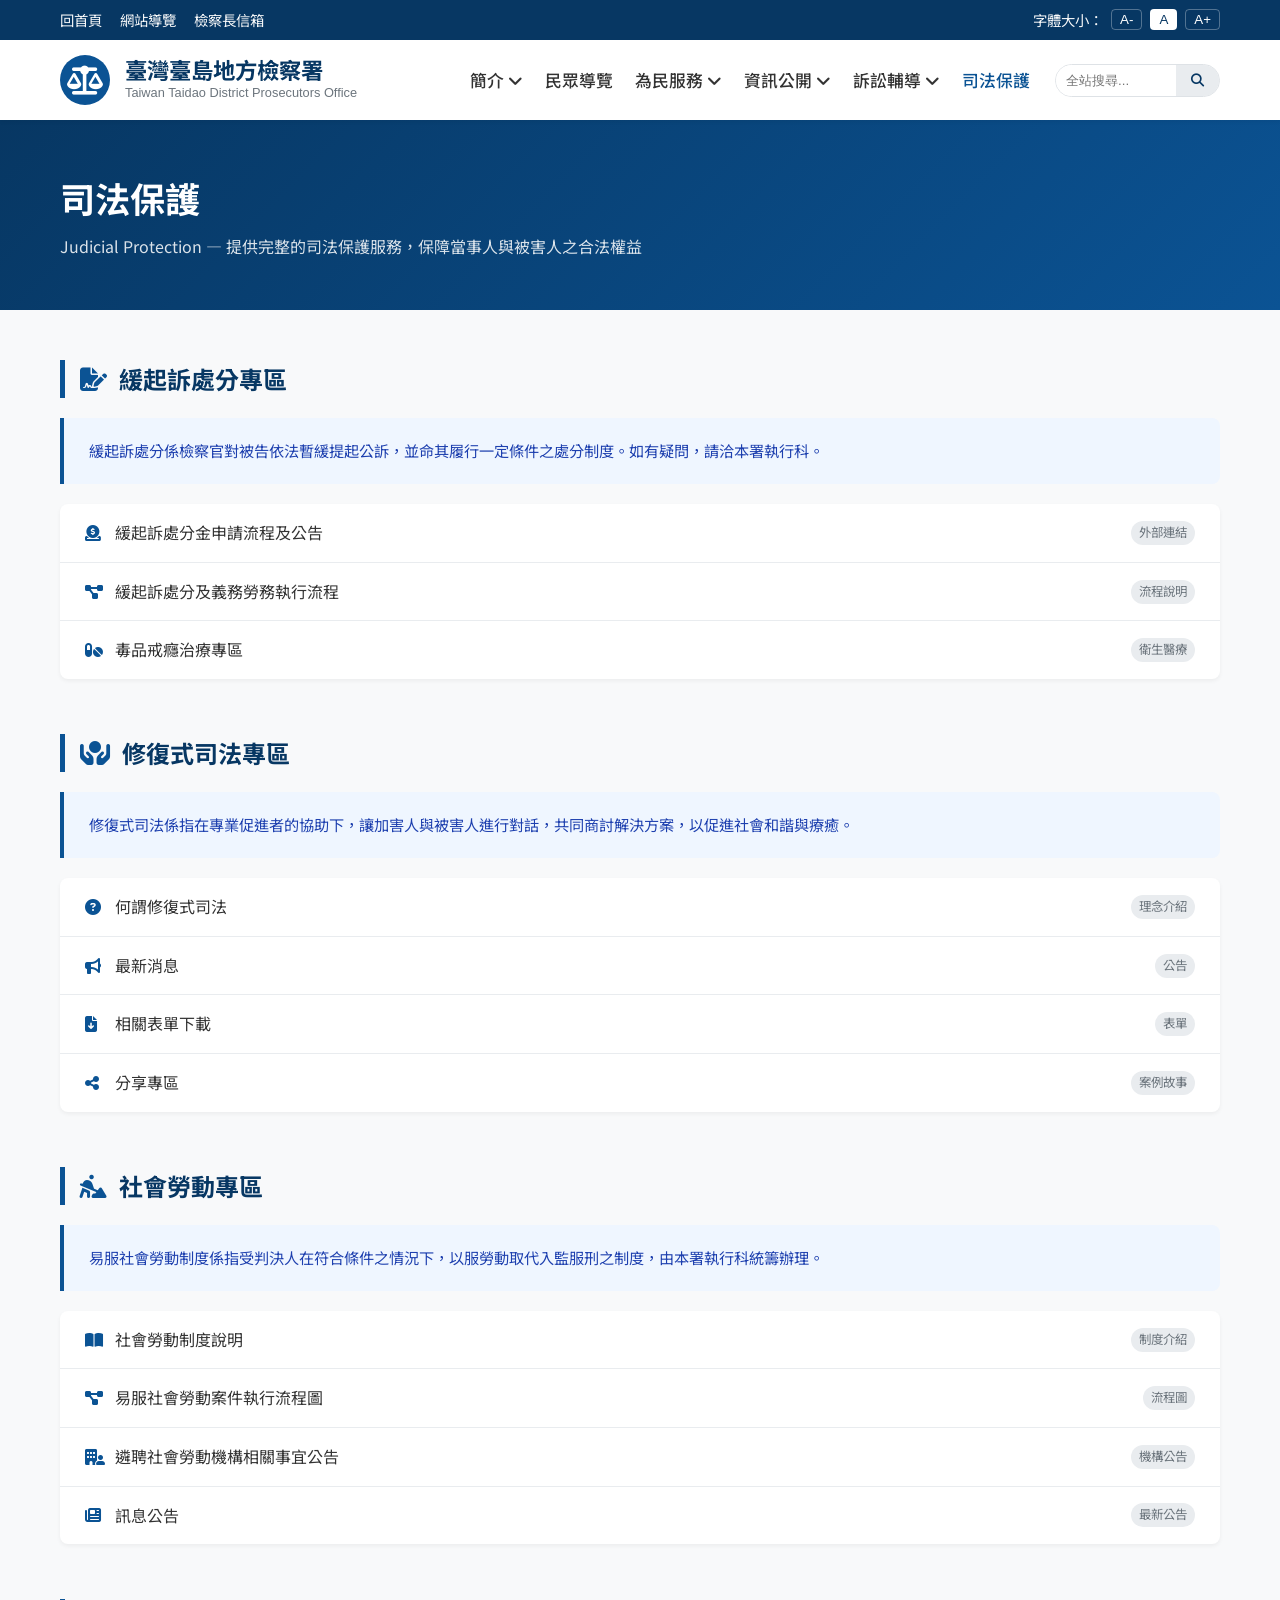
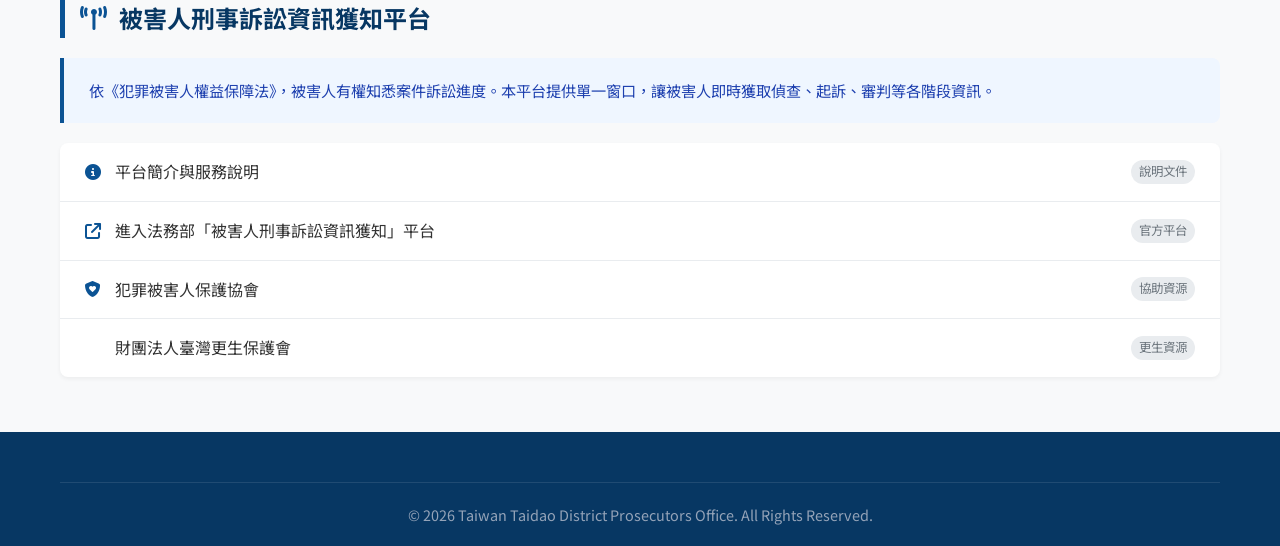
<file: protection.html>
<!DOCTYPE html>
<html lang="zh-TW">
<head>
    <meta charset="UTF-8">
    <meta name="viewport" content="width=device-width, initial-scale=1.0">
    <title>司法保護 - 臺灣臺島地方檢察署</title>
    <link rel="stylesheet" href="styles.css">
    <link href="https://fonts.googleapis.com/css2?family=Noto+Sans+TC:wght@300;400;500;700&display=swap" rel="stylesheet">
    <link rel="stylesheet" href="https://cdnjs.cloudflare.com/ajax/libs/font-awesome/6.4.0/css/all.min.css">
    <style>
        .page-header { background: linear-gradient(135deg,var(--primary-dark) 0%,var(--primary-color) 100%); color:white; padding:50px 0; margin-bottom:50px; }
        .page-header h1 { font-size:2.2rem; }
        .section-block { margin-bottom:55px; }
        .section-title { display:flex; align-items:center; gap:12px; font-size:1.5rem; font-weight:700; color:var(--primary-dark); border-left:5px solid var(--primary-color); padding-left:15px; margin-bottom:20px; }
        .section-title i { color:var(--primary-color); }
        .section-desc { color:var(--text-muted); margin-bottom:20px; line-height:1.7; padding-left:20px; }
        .sub-list { background:white; border-radius:var(--radius-md); box-shadow:var(--shadow-sm); overflow:hidden; }
        .sub-item { display:flex; align-items:center; padding:16px 25px; border-bottom:1px solid var(--bg-gray); text-decoration:none; color:var(--text-main); gap:12px; transition:background 0.2s, padding-left 0.2s; }
        .sub-item:last-child { border-bottom:none; }
        .sub-item:hover { background:var(--bg-light); padding-left:32px; color:var(--primary-color); }
        .sub-item i { color:var(--primary-color); width:18px; flex-shrink:0; }
        .sub-item .item-label { flex:1; font-size:1rem; }
        .sub-item .item-tag { font-size:0.78rem; padding:2px 8px; border-radius:20px; background:var(--bg-gray); color:var(--text-muted); white-space:nowrap; }
        .info-box { background:#eff6ff; border-left:4px solid var(--primary-color); padding:20px 25px; border-radius:0 var(--radius-md) var(--radius-md) 0; margin-bottom:20px; }
        .info-box p { color:#1e40af; font-size:0.95rem; line-height:1.7; }
        .btn-external { display:inline-flex; align-items:center; gap:8px; background:var(--primary-color); color:white; padding:12px 25px; border-radius:30px; text-decoration:none; font-weight:600; transition:background 0.2s, transform 0.2s; margin-top:15px; }
        .btn-external:hover { background:var(--primary-dark); transform:translateY(-2px); }
    </style>
</head>
<body>
<header class="main-header">
    <div class="top-bar">
        <div class="container top-bar-inner">
            <div class="top-links">
                <a href="index.html">回首頁</a>
                <a href="content.html?page=sitemap">網站導覽</a>
                <a href="contact.html">檢察長信箱</a>
            </div>
            <div class="font-size-controls">
                <span>字體大小：</span>
                <button class="font-btn" data-size="small">A-</button>
                <button class="font-btn active" data-size="medium">A</button>
                <button class="font-btn" data-size="large">A+</button>
            </div>
        </div>
    </div>
    <div class="nav-container container">
        <a href="index.html" class="logo">
            <div class="logo-img-placeholder"><i class="fa-solid fa-scale-balanced"></i></div>
            <div class="logo-text">
                <h1>臺灣臺島地方檢察署</h1>
                <p>Taiwan Taidao District Prosecutors Office</p>
            </div>
        </a>
        <nav class="main-nav">
            <ul class="nav-menu">
                <li class="dropdown">
                    <a href="organization.html">簡介 <i class="fa-solid fa-angle-down"></i></a>
                    <ul class="dropdown-menu">
                        <li><a href="content.html?page=business">檢察業務簡介</a></li>
                        <li><a href="content.html?page=chief">檢察長介紹</a></li>
                        <li><a href="content.html?page=history">歷史沿革</a></li>
                        <li><a href="organization.html">機關組織與人員名冊</a></li>
                    </ul>
                </li>
                <li><a href="guide.html">民眾導覽</a></li>
                <li class="dropdown">
                    <a href="content.html?page=service">為民服務 <i class="fa-solid fa-angle-down"></i></a>
                    <ul class="dropdown-menu">
                        <li><a href="content.html?page=service_center">為民服務中心</a></li>
                        <li><a href="content.html?page=online">線上申辦服務</a></li>
                        <li><a href="court_status.html">開庭進度查詢</a></li>
                        <li><a href="content.html?page=survey">問卷調查</a></li>
                    </ul>
                </li>
                <li class="dropdown">
                    <a href="list.html?type=info">資訊公開 <i class="fa-solid fa-angle-down"></i></a>
                    <ul class="dropdown-menu">
                        <li><a href="list.html?type=news">新聞稿及澄清專區</a></li>
                        <li><a href="list.html?type=board">電子公布欄</a></li>
                        <li><a href="list.html?type=notice">公示送達</a></li>
                        <li><a href="list.html?type=auction">查扣物拍賣專區</a></li>
                        <li><a href="info-service.html">資訊服務</a></li>
                    </ul>
                </li>
                <li class="dropdown">
                    <a href="content.html?page=counseling">訴訟輔導 <i class="fa-solid fa-angle-down"></i></a>
                    <ul class="dropdown-menu">
                        <li><a href="content.html?page=counseling_detail">訴訟程序介紹及輔導</a></li>
                        <li><a href="list.html?type=downloads">書狀例稿下載</a></li>
                        <li><a href="content.html?page=faq">常見問題</a></li>
                    </ul>
                </li>
                <li><a href="protection.html" style="color:var(--primary-color);">司法保護</a></li>
            </ul>
            <div class="search-box">
                <input type="text" id="headerSearch" placeholder="全站搜尋..." aria-label="全站搜尋">
                <button aria-label="搜尋" onclick="const v=document.getElementById('headerSearch').value;if(v)window.location.href='search.html?q='+encodeURIComponent(v);"><i class="fa-solid fa-search"></i></button>
            </div>
        </nav>
    </div>
</header>

<main id="main-content">
    <div class="page-header">
        <div class="container">
            <h1>司法保護</h1>
            <p style="opacity:.85;margin-top:8px;">Judicial Protection — 提供完整的司法保護服務，保障當事人與被害人之合法權益</p>
        </div>
    </div>

    <div class="container">

        <!-- 緩起訴處分專區 -->
        <div class="section-block" id="deferred">
            <div class="section-title"><i class="fa-solid fa-file-signature"></i>緩起訴處分專區</div>
            <div class="info-box">
                <p>緩起訴處分係檢察官對被告依法暫緩提起公訴，並命其履行一定條件之處分制度。如有疑問，請洽本署執行科。</p>
            </div>
            <div class="sub-list">
                <a href="https://www.tcc.moj.gov.tw/295804/737504/737506/295898/Nodelist" target="_blank" class="sub-item">
                    <i class="fa-solid fa-circle-dollar-to-slot"></i>
                    <span class="item-label">緩起訴處分金申請流程及公告</span>
                    <span class="item-tag">外部連結</span>
                </a>
                <a href="protection-content.html?page=deferred_flow" class="sub-item">
                    <i class="fa-solid fa-diagram-project"></i>
                    <span class="item-label">緩起訴處分及義務勞務執行流程</span>
                    <span class="item-tag">流程說明</span>
                </a>
                <a href="protection-content.html?page=drug_treatment" class="sub-item">
                    <i class="fa-solid fa-pills"></i>
                    <span class="item-label">毒品戒癮治療專區</span>
                    <span class="item-tag">衛生醫療</span>
                </a>
            </div>
        </div>

        <!-- 修復式司法專區 -->
        <div class="section-block" id="restorative">
            <div class="section-title"><i class="fa-solid fa-hands-holding-circle"></i>修復式司法專區</div>
            <div class="info-box">
                <p>修復式司法係指在專業促進者的協助下，讓加害人與被害人進行對話，共同商討解決方案，以促進社會和諧與療癒。</p>
            </div>
            <div class="sub-list">
                <a href="protection-content.html?page=restorative_intro" class="sub-item">
                    <i class="fa-solid fa-circle-question"></i>
                    <span class="item-label">何謂修復式司法</span>
                    <span class="item-tag">理念介紹</span>
                </a>
                <a href="https://www.tcc.moj.gov.tw/295804/737504/737507/295894/Lpsimplelist" target="_blank" class="sub-item">
                    <i class="fa-solid fa-bullhorn"></i>
                    <span class="item-label">最新消息</span>
                    <span class="item-tag">公告</span>
                </a>
                <a href="https://www.tcc.moj.gov.tw/295804/737504/737507/295895/717560/post" target="_blank" class="sub-item">
                    <i class="fa-solid fa-file-arrow-down"></i>
                    <span class="item-label">相關表單下載</span>
                    <span class="item-tag">表單</span>
                </a>
                <a href="https://www.tcc.moj.gov.tw/295804/737504/737507/295896/Lpsimplelist" target="_blank" class="sub-item">
                    <i class="fa-solid fa-share-nodes"></i>
                    <span class="item-label">分享專區</span>
                    <span class="item-tag">案例故事</span>
                </a>
            </div>
        </div>

        <!-- 社會勞動專區 -->
        <div class="section-block" id="community">
            <div class="section-title"><i class="fa-solid fa-person-digging"></i>社會勞動專區</div>
            <div class="info-box">
                <p>易服社會勞動制度係指受判決人在符合條件之情況下，以服勞動取代入監服刑之制度，由本署執行科統籌辦理。</p>
            </div>
            <div class="sub-list">
                <a href="protection-content.html?page=community_labor" class="sub-item">
                    <i class="fa-solid fa-book-open"></i>
                    <span class="item-label">社會勞動制度說明</span>
                    <span class="item-tag">制度介紹</span>
                </a>
                <a href="protection-content.html?page=community_flow" class="sub-item">
                    <i class="fa-solid fa-diagram-project"></i>
                    <span class="item-label">易服社會勞動案件執行流程圖</span>
                    <span class="item-tag">流程圖</span>
                </a>
                <a href="https://www.tcc.moj.gov.tw/295804/737504/737509/1248295/1360536/post" target="_blank" class="sub-item">
                    <i class="fa-solid fa-building-user"></i>
                    <span class="item-label">遴聘社會勞動機構相關事宜公告</span>
                    <span class="item-tag">機構公告</span>
                </a>
                <a href="https://www.tcc.moj.gov.tw/295804/737504/737509/295935/Lpsimplelist" target="_blank" class="sub-item">
                    <i class="fa-solid fa-newspaper"></i>
                    <span class="item-label">訊息公告</span>
                    <span class="item-tag">最新公告</span>
                </a>
            </div>
        </div>

        <!-- 被害人刑事訴訟資訊獲知平台 -->
        <div class="section-block" id="victim">
            <div class="section-title"><i class="fa-solid fa-tower-broadcast"></i>被害人刑事訴訟資訊獲知平台</div>
            <div class="info-box">
                <p>依《犯罪被害人權益保障法》，被害人有權知悉案件訴訟進度。本平台提供單一窗口，讓被害人即時獲取偵查、起訴、審判等各階段資訊。</p>
            </div>
            <div class="sub-list">
                <a href="protection-content.html?page=victim_platform" class="sub-item">
                    <i class="fa-solid fa-circle-info"></i>
                    <span class="item-label">平台簡介與服務說明</span>
                    <span class="item-tag">說明文件</span>
                </a>
                <a href="https://naps.moj.gov.tw/" target="_blank" class="sub-item">
                    <i class="fa-solid fa-arrow-up-right-from-square"></i>
                    <span class="item-label">進入法務部「被害人刑事訴訟資訊獲知」平台</span>
                    <span class="item-tag">官方平台</span>
                </a>
                <a href="https://www.avs.org.tw/" target="_blank" class="sub-item">
                    <i class="fa-solid fa-shield-heart"></i>
                    <span class="item-label">犯罪被害人保護協會</span>
                    <span class="item-tag">協助資源</span>
                </a>
                <a href="https://www.after-care.org.tw/" target="_blank" class="sub-item">
                    <i class="fa-solid fa-hands-holding-heart"></i>
                    <span class="item-label">財團法人臺灣更生保護會</span>
                    <span class="item-tag">更生資源</span>
                </a>
            </div>
        </div>

    </div>
</main>

<footer class="site-footer">
    <div class="container">
        <div class="footer-bottom">
            <p>&copy; 2026 Taiwan Taidao District Prosecutors Office. All Rights Reserved.</p>
        </div>
    </div>
</footer>
<script src="script.js"></script>
</body>
</html>
</file>
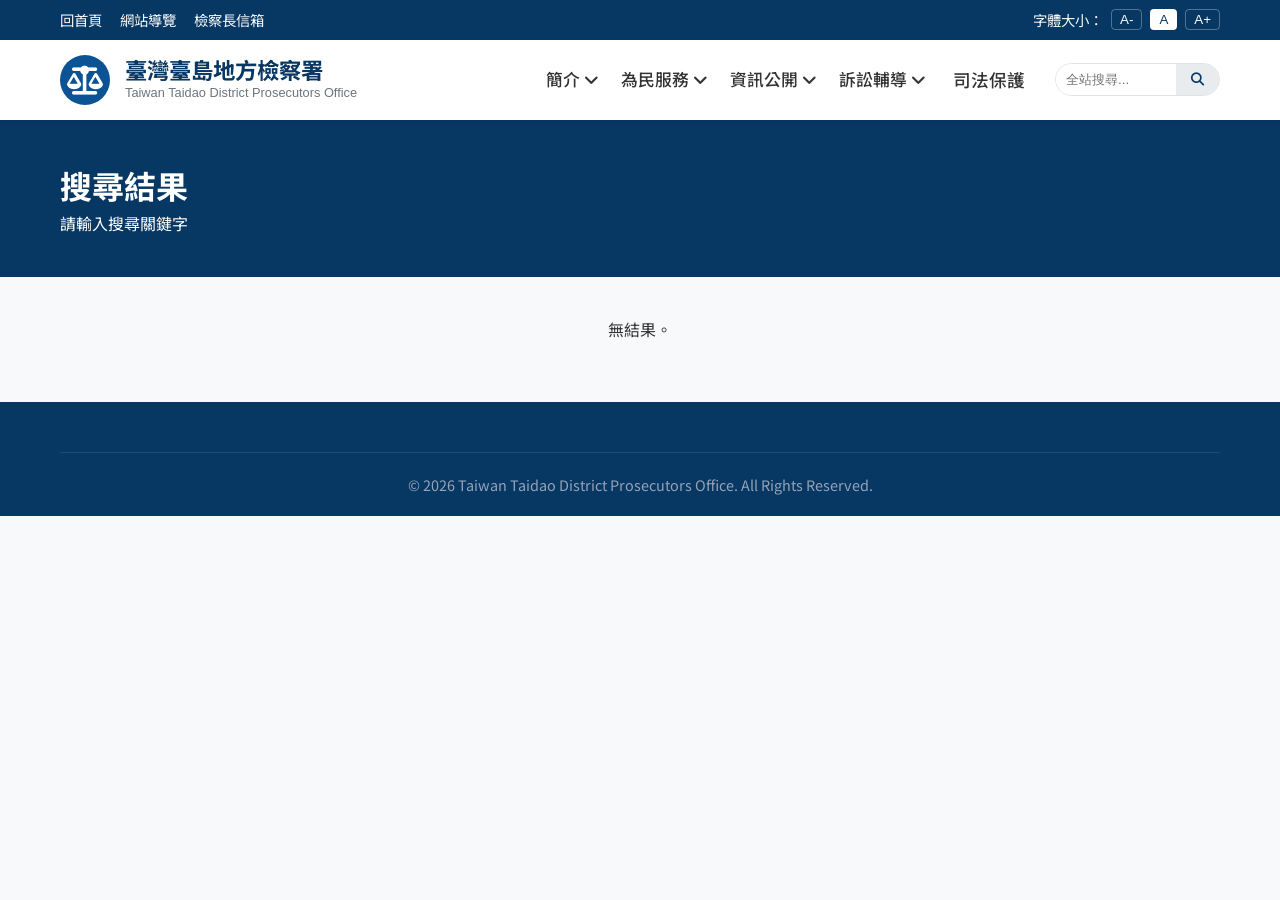
<file: search.html>
<!DOCTYPE html>
<html lang="zh-TW">
<head>
    <meta charset="UTF-8">
    <meta name="viewport" content="width=device-width, initial-scale=1.0">
    <title>搜尋結果 - 臺灣臺島地方檢察署</title>
    <link rel="stylesheet" href="styles.css">
    <link href="https://fonts.googleapis.com/css2?family=Noto+Sans+TC:wght@300;400;500;700&display=swap" rel="stylesheet">
    <link rel="stylesheet" href="https://cdnjs.cloudflare.com/ajax/libs/font-awesome/6.4.0/css/all.min.css">
    <style>
        .page-header { background-color: var(--primary-dark); color: white; padding: 40px 0; margin-bottom: 40px; }
        .page-header h1 { font-size: 2rem; }
        .search-results { max-width: 900px; margin: 0 auto 60px; }
        .result-item { background: var(--bg-white); border-radius: var(--radius-md); box-shadow: var(--shadow-sm); padding: 25px; margin-bottom: 20px; border-left: 4px solid var(--primary-color); }
        .result-title { font-size: 1.25rem; margin-bottom: 10px; }
        .result-title a { color: var(--primary-dark); text-decoration: none; }
        .result-title a:hover { color: var(--primary-color); text-decoration: underline; }
        .result-desc { color: var(--text-secondary); font-size: 0.95rem; }
        .highlight { background-color: #fff3cd; font-weight: bold; padding: 0 3px; }
    </style>
</head>
<body>
    <header class="main-header">
        <div class="top-bar">
            <div class="container top-bar-inner">
                <div class="top-links">
                    <a href="index.html">回首頁</a>
                    <a href="content.html?page=sitemap">網站導覽</a>
                    <a href="contact.html">檢察長信箱</a>
                </div>
                <div class="font-size-controls">
                    <span>字體大小：</span>
                    <button class="font-btn" data-size="small">A-</button>
                    <button class="font-btn active" data-size="medium">A</button>
                    <button class="font-btn" data-size="large">A+</button>
                </div>
            </div>
        </div>
        <div class="nav-container container">
            <a href="index.html" class="logo">
                <div class="logo-img-placeholder"><i class="fa-solid fa-scale-balanced"></i></div>
                <div class="logo-text">
                    <h1>臺灣臺島地方檢察署</h1>
                    <p>Taiwan Taidao District Prosecutors Office</p>
                </div>
            </a>
            <nav class="main-nav">
                <ul class="nav-menu">
                    <li class="dropdown">
                        <a href="organization.html">簡介 <i class="fa-solid fa-angle-down"></i></a>
                    </li>
                    <li class="dropdown">
                        <a href="content.html?page=service">為民服務 <i class="fa-solid fa-angle-down"></i></a>
                    </li>
                    <li class="dropdown">
                        <a href="list.html?type=info">資訊公開 <i class="fa-solid fa-angle-down"></i></a>
                    </li>
                    <li class="dropdown">
                        <a href="content.html?page=counseling">訴訟輔導 <i class="fa-solid fa-angle-down"></i></a>
                    </li>
                    <li><a href="content.html?page=protection" style="display:block; padding: 10px 15px; color: var(--text-main); text-decoration: none; font-weight: 500; font-size: 1.1rem;">司法保護</a></li>
                </ul>
                <div class="search-box">
                    <input type="text" id="headerSearch" placeholder="全站搜尋..." aria-label="全站搜尋">
                    <button aria-label="搜尋" onclick="const v = document.getElementById('headerSearch').value; if(v) window.location.href='search.html?q='+encodeURIComponent(v);"><i class="fa-solid fa-search"></i></button>
                </div>
            </nav>
        </div>
    </header>

    <main id="main-content">
        <div class="page-header">
            <div class="container">
                <h1>搜尋結果</h1>
                <p id="searchStatus">正在搜尋...</p>
            </div>
        </div>

        <div class="container search-results" id="resultsContainer">
            <!-- Results injected here -->
        </div>
    </main>

    <footer class="site-footer">
        <div class="container">
            <div class="footer-bottom">
                <p>&copy; 2026 Taiwan Taidao District Prosecutors Office. All Rights Reserved.</p>
            </div>
        </div>
    </footer>

    <script src="script.js"></script>
    <script>
        document.addEventListener('DOMContentLoaded', () => {
            const params = new URLSearchParams(window.location.search);
            const query = params.get('q');
            
            const status = document.getElementById('searchStatus');
            const container = document.getElementById('resultsContainer');
            
            if (!query) {
                status.textContent = '請輸入搜尋關鍵字';
                container.innerHTML = '<p style="text-align:center;">無結果。</p>';
                return;
            }

            status.innerHTML = `為您尋找「<strong>${query}</strong>」的結果：`;
            
            // Mock results
            let html = '';
            for(let i=1; i<=3; i++) {
                html += `
                    <div class="result-item">
                        <h3 class="result-title"><a href="content.html?page=detail">含有「<span class="highlight">${query}</span>」的相關網頁標題 ${i}</a></h3>
                        <p class="result-desc">這是一段網頁摘要，其中包含了您搜尋的關鍵字 <span class="highlight">${query}</span>，我們透過全站搜尋系統將相關的業務介紹、新聞稿或公告列出，供民眾參考。</p>
                    </div>
                `;
            }
            container.innerHTML = html;
        });
    </script>
</body>
</html>
</file>
<file: styles.css>
:root {
    /* Colors based on traditional Taiwan government sites, modernized */
    --primary-color: #0b5394;
    /* Deep Blue */
    --primary-light: #3d85c6;
    --primary-dark: #073763;
    --secondary-color: #cc0000;
    /* Red accents */

    --bg-light: #f8f9fa;
    --bg-white: #ffffff;
    --bg-gray: #e9ecef;

    --text-main: #333333;
    --text-muted: #6c757d;
    --text-light: #f8f9fa;

    --border-color: #dee2e6;

    /* Tags */
    --tag-blue: #0d6efd;
    --tag-green: #198754;
    --tag-orange: #fd7e14;
    --tag-red: #dc3545;

    /* Styling */
    --radius-sm: 4px;
    --radius-md: 8px;
    --radius-lg: 12px;
    --shadow-sm: 0 2px 4px rgba(0, 0, 0, 0.05);
    --shadow-md: 0 4px 6px rgba(0, 0, 0, 0.1);
    --shadow-lg: 0 10px 15px rgba(0, 0, 0, 0.1);

    --transition: 0.3s ease;
}

* {
    margin: 0;
    padding: 0;
    box-sizing: border-box;
}

html {
    scroll-behavior: smooth;
    font-size: 16px;
    /* Base font size for scalable typography */
}

/* Accessibility classes */
html.font-sm {
    font-size: 14px;
}

html.font-lg {
    font-size: 18px;
}

body {
    font-family: 'Noto Sans TC', -apple-system, BlinkMacSystemFont, "Segoe UI", Roboto, sans-serif;
    color: var(--text-main);
    background-color: var(--bg-light);
    line-height: 1.6;
}

.container {
    max-width: 1200px;
    margin: 0 auto;
    padding: 0 20px;
}

.skip-link {
    position: absolute;
    top: -40px;
    left: 0;
    background: var(--primary-color);
    color: white;
    padding: 8px;
    z-index: 1000;
    transition: top 0.2s;
}

.skip-link:focus {
    top: 0;
}

/* Header & Top Bar */
.top-bar {
    background-color: var(--primary-dark);
    color: var(--text-light);
    font-size: 0.9rem;
}

.top-bar-inner {
    display: flex;
    justify-content: space-between;
    align-items: center;
    height: 40px;
}

.top-links a {
    color: var(--text-light);
    text-decoration: none;
    margin-right: 15px;
    transition: var(--transition);
}

.top-links a:hover {
    color: #9fc5e8;
}

.font-size-controls {
    display: flex;
    align-items: center;
    gap: 8px;
}

.font-btn {
    background: transparent;
    border: 1px solid rgba(255, 255, 255, 0.3);
    color: white;
    cursor: pointer;
    padding: 2px 8px;
    border-radius: 4px;
}

.font-btn.active {
    background: white;
    color: var(--primary-dark);
}

/* Main Header */
.main-header {
    background-color: var(--bg-white);
    box-shadow: var(--shadow-sm);
    position: sticky;
    top: 0;
    z-index: 100;
}

.nav-container {
    display: flex;
    justify-content: space-between;
    align-items: center;
    padding: 15px 20px;
}

.logo {
    display: flex;
    align-items: center;
    gap: 15px;
    text-decoration: none;
}

.logo-img-placeholder {
    width: 50px;
    height: 50px;
    background-color: var(--primary-color);
    color: white;
    border-radius: 50%;
    display: flex;
    align-items: center;
    justify-content: center;
    font-size: 1.8rem;
}

.logo-text h1 {
    font-size: 1.4rem;
    font-weight: 700;
    color: var(--primary-dark);
    line-height: 1.2;
    white-space: nowrap;
}

.logo-text p {
    font-size: 0.8rem;
    color: var(--text-muted);
    font-family: Arial, sans-serif;
    white-space: nowrap;
}

/* Navigation */
.main-nav {
    display: flex;
    align-items: center;
    gap: 15px;
}

.nav-menu {
    display: flex;
    list-style: none;
    gap: 2px;
}

.nav-menu>li>a {
    display: block;
    padding: 10px 10px;
    color: var(--text-main);
    text-decoration: none;
    font-weight: 500;
    font-size: 1.05rem;
    border-radius: var(--radius-sm);
    transition: var(--transition);
    white-space: nowrap;
}

.nav-menu>li>a:hover {
    color: var(--primary-color);
    background-color: var(--bg-gray);
}

.dropdown {
    position: relative;
}

.dropdown-menu {
    position: absolute;
    top: 100%;
    left: 0;
    background-color: var(--bg-white);
    box-shadow: var(--shadow-md);
    border-radius: var(--radius-md);
    border: 1px solid var(--border-color);
    list-style: none;
    min-width: 200px;
    opacity: 0;
    visibility: hidden;
    transform: translateY(10px);
    transition: var(--transition);
    z-index: 100;
}

.dropdown:hover .dropdown-menu {
    opacity: 1;
    visibility: visible;
    transform: translateY(0);
}

.dropdown-menu li a {
    display: block;
    padding: 12px 20px;
    color: var(--text-main);
    text-decoration: none;
    border-bottom: 1px solid var(--bg-gray);
    transition: background-color 0.2s;
}

.dropdown-menu li:last-child a {
    border-bottom: none;
}

.dropdown-menu li a:hover {
    background-color: var(--bg-light);
    color: var(--primary-color);
}

/* Search Box */
.search-box {
    display: flex;
    border: 1px solid var(--border-color);
    border-radius: 20px;
    overflow: hidden;
}

.search-box input {
    border: none;
    padding: 8px 10px;
    outline: none;
    width: 120px;
    transition: width var(--transition);
}

.search-box input:focus {
    width: 200px;
}

.search-box button {
    background: var(--bg-gray);
    border: none;
    padding: 0 15px;
    cursor: pointer;
    color: var(--primary-dark);
}

/* Hero Banner */
.hero-banner {
    background: linear-gradient(rgba(11, 83, 148, 0.8), rgba(7, 55, 99, 0.9)), url('https://images.unsplash.com/photo-1505664177922-9961c470bbbf?q=80&w=2000&auto=format&fit=crop') center/cover;
    height: 400px;
    display: flex;
    align-items: center;
    color: white;
}

.banner-content {
    text-align: center;
}

.banner-content h2 {
    font-size: 3rem;
    font-weight: 700;
    margin-bottom: 15px;
    text-shadow: 2px 2px 4px rgba(0, 0, 0, 0.5);
}

.banner-content p {
    font-size: 1.5rem;
    margin-bottom: 30px;
    opacity: 0.9;
}

.banner-actions {
    display: flex;
    gap: 20px;
    justify-content: center;
}

.btn-primary,
.btn-secondary {
    padding: 12px 25px;
    border-radius: 30px;
    text-decoration: none;
    font-weight: 600;
    font-size: 1.1rem;
    transition: var(--transition);
}

.btn-primary {
    background-color: var(--secondary-color);
    color: white;
    box-shadow: 0 4px 15px rgba(204, 0, 0, 0.4);
}

.btn-primary:hover {
    background-color: #a30000;
    transform: translateY(-2px);
}

.btn-secondary {
    background-color: transparent;
    color: white;
    border: 2px solid white;
}

.btn-secondary:hover {
    background-color: white;
    color: var(--primary-dark);
}

/* Quick Services */
.quick-services-section {
    padding: 40px 0;
    margin-top: -60px;
    position: relative;
    z-index: 10;
}

.quick-services {
    display: grid;
    grid-template-columns: repeat(auto-fit, minmax(150px, 1fr));
    gap: 20px;
}

.service-card {
    background-color: var(--bg-white);
    border-radius: var(--radius-md);
    padding: 25px 15px;
    text-align: center;
    text-decoration: none;
    color: var(--text-main);
    box-shadow: var(--shadow-md);
    transition: var(--transition);
    border-bottom: 4px solid transparent;
}

.service-card:hover {
    transform: translateY(-5px);
    box-shadow: var(--shadow-lg);
    border-bottom-color: var(--primary-color);
}

.service-icon {
    width: 60px;
    height: 60px;
    margin: 0 auto 15px;
    background-color: var(--bg-light);
    border-radius: 50%;
    display: flex;
    align-items: center;
    justify-content: center;
    font-size: 1.8rem;
    color: var(--primary-color);
    transition: var(--transition);
}

.service-card:hover .service-icon {
    background-color: var(--primary-color);
    color: white;
}

.service-card h3 {
    font-size: 1.1rem;
    font-weight: 500;
}

/* News Section */
.news-section {
    padding: 40px 0 60px;
}

.section-header {
    display: flex;
    justify-content: space-between;
    align-items: center;
    margin-bottom: 30px;
    border-bottom: 2px solid var(--primary-color);
    padding-bottom: 10px;
}

.section-header h2 {
    color: var(--primary-dark);
    font-size: 1.8rem;
}

.view-all {
    color: var(--primary-color);
    text-decoration: none;
    font-weight: 500;
}

.view-all:hover {
    text-decoration: underline;
}

.news-container {
    background-color: var(--bg-white);
    border-radius: var(--radius-md);
    box-shadow: var(--shadow-sm);
    overflow: hidden;
}

.news-tabs {
    display: flex;
    background-color: var(--bg-gray);
    border-bottom: 1px solid var(--border-color);
}

.tab-btn {
    padding: 15px 25px;
    border: none;
    background: transparent;
    font-size: 1.1rem;
    font-weight: 500;
    color: var(--text-muted);
    cursor: pointer;
    transition: var(--transition);
}

.tab-btn.active {
    background-color: var(--bg-white);
    color: var(--primary-color);
    border-top: 3px solid var(--primary-color);
}

.news-content {
    display: none;
    padding: 20px;
}

.news-content.active {
    display: block;
}

.news-item {
    display: flex;
    align-items: center;
    padding: 15px 10px;
    border-bottom: 1px dashed var(--border-color);
    text-decoration: none;
    color: var(--text-main);
    transition: var(--transition);
}

.news-item:last-child {
    border-bottom: none;
}

.news-item:hover {
    background-color: var(--bg-light);
    transform: translateX(5px);
}

.news-meta {
    display: flex;
    align-items: center;
    gap: 15px;
    min-width: 200px;
}

.news-date {
    color: var(--text-muted);
    font-family: monospace;
    font-size: 1.05rem;
}

.tag {
    padding: 3px 8px;
    border-radius: 4px;
    font-size: 0.85rem;
    font-weight: 500;
    color: white;
}

.tag-blue {
    background-color: var(--tag-blue);
}

.tag-green {
    background-color: var(--tag-green);
}

.tag-orange {
    background-color: var(--tag-orange);
}

.tag-red {
    background-color: var(--tag-red);
}

.news-title {
    font-size: 1.1rem;
    font-weight: 400;
    overflow: hidden;
    text-overflow: ellipsis;
    white-space: nowrap;
}

.news-item:hover .news-title {
    color: var(--primary-color);
}

/* Links Section */
.links-section {
    padding: 40px 0;
    background-color: var(--bg-white);
}

.links-grid {
    display: grid;
    grid-template-columns: repeat(auto-fit, minmax(220px, 1fr));
    gap: 20px;
}

.link-card {
    display: block;
    text-align: center;
    padding: 20px 15px;
    background-color: var(--bg-light);
    border: 1px solid var(--border-color);
    border-radius: var(--radius-md);
    text-decoration: none;
    color: var(--text-main);
    font-weight: 500;
    font-size: 1.1rem;
    transition: var(--transition);
}

.link-card:hover {
    background-color: var(--primary-light);
    color: white;
    border-color: var(--primary-light);
    transform: translateY(-3px);
    box-shadow: var(--shadow-sm);
}

/* Footer */
.site-footer {
    background-color: var(--primary-dark);
    color: var(--text-light);
    padding: 50px 0 0;
}

.footer-grid {
    display: grid;
    grid-template-columns: 2fr 1fr;
    gap: 40px;
    margin-bottom: 40px;
}

.footer-logo {
    display: flex;
    align-items: center;
    gap: 10px;
    font-size: 1.5rem;
    font-weight: 700;
    margin-bottom: 20px;
}

.contact-list {
    list-style: none;
}

.contact-list li {
    margin-bottom: 10px;
    display: flex;
    gap: 10px;
    align-items: flex-start;
    color: #cbd5e1;
}

.footer-links h3,
.footer-qrcode h3 {
    font-size: 1.2rem;
    margin-bottom: 20px;
    color: white;
    border-bottom: 2px solid var(--primary-color);
    padding-bottom: 10px;
    display: inline-block;
}

.footer-links ul {
    list-style: none;
}

.footer-links li {
    margin-bottom: 10px;
}

.footer-links a {
    color: #cbd5e1;
    text-decoration: none;
    transition: var(--transition);
}

.footer-links a:hover {
    color: white;
    padding-left: 5px;
}

.social-icons {
    display: flex;
    gap: 15px;
}

.social-icons a {
    display: flex;
    align-items: center;
    justify-content: center;
    width: 40px;
    height: 40px;
    background-color: rgba(255, 255, 255, 0.1);
    color: white;
    border-radius: 50%;
    font-size: 1.2rem;
    text-decoration: none;
    transition: var(--transition);
}

.social-icons a:hover {
    background-color: var(--primary-color);
    transform: translateY(-3px);
}

.footer-bottom {
    text-align: center;
    padding: 20px 0;
    border-top: 1px solid rgba(255, 255, 255, 0.1);
    color: #94a3b8;
    font-size: 0.9rem;
}

/* Responsive */
@media (max-width: 992px) {
    .nav-menu {
        display: none;
    }

    .hero-banner h2 {
        font-size: 2.2rem;
    }

    .footer-grid {
        grid-template-columns: 1fr;
        gap: 30px;
    }

    .news-item {
        flex-direction: column;
        align-items: flex-start;
        gap: 5px;
    }
}
</file>
